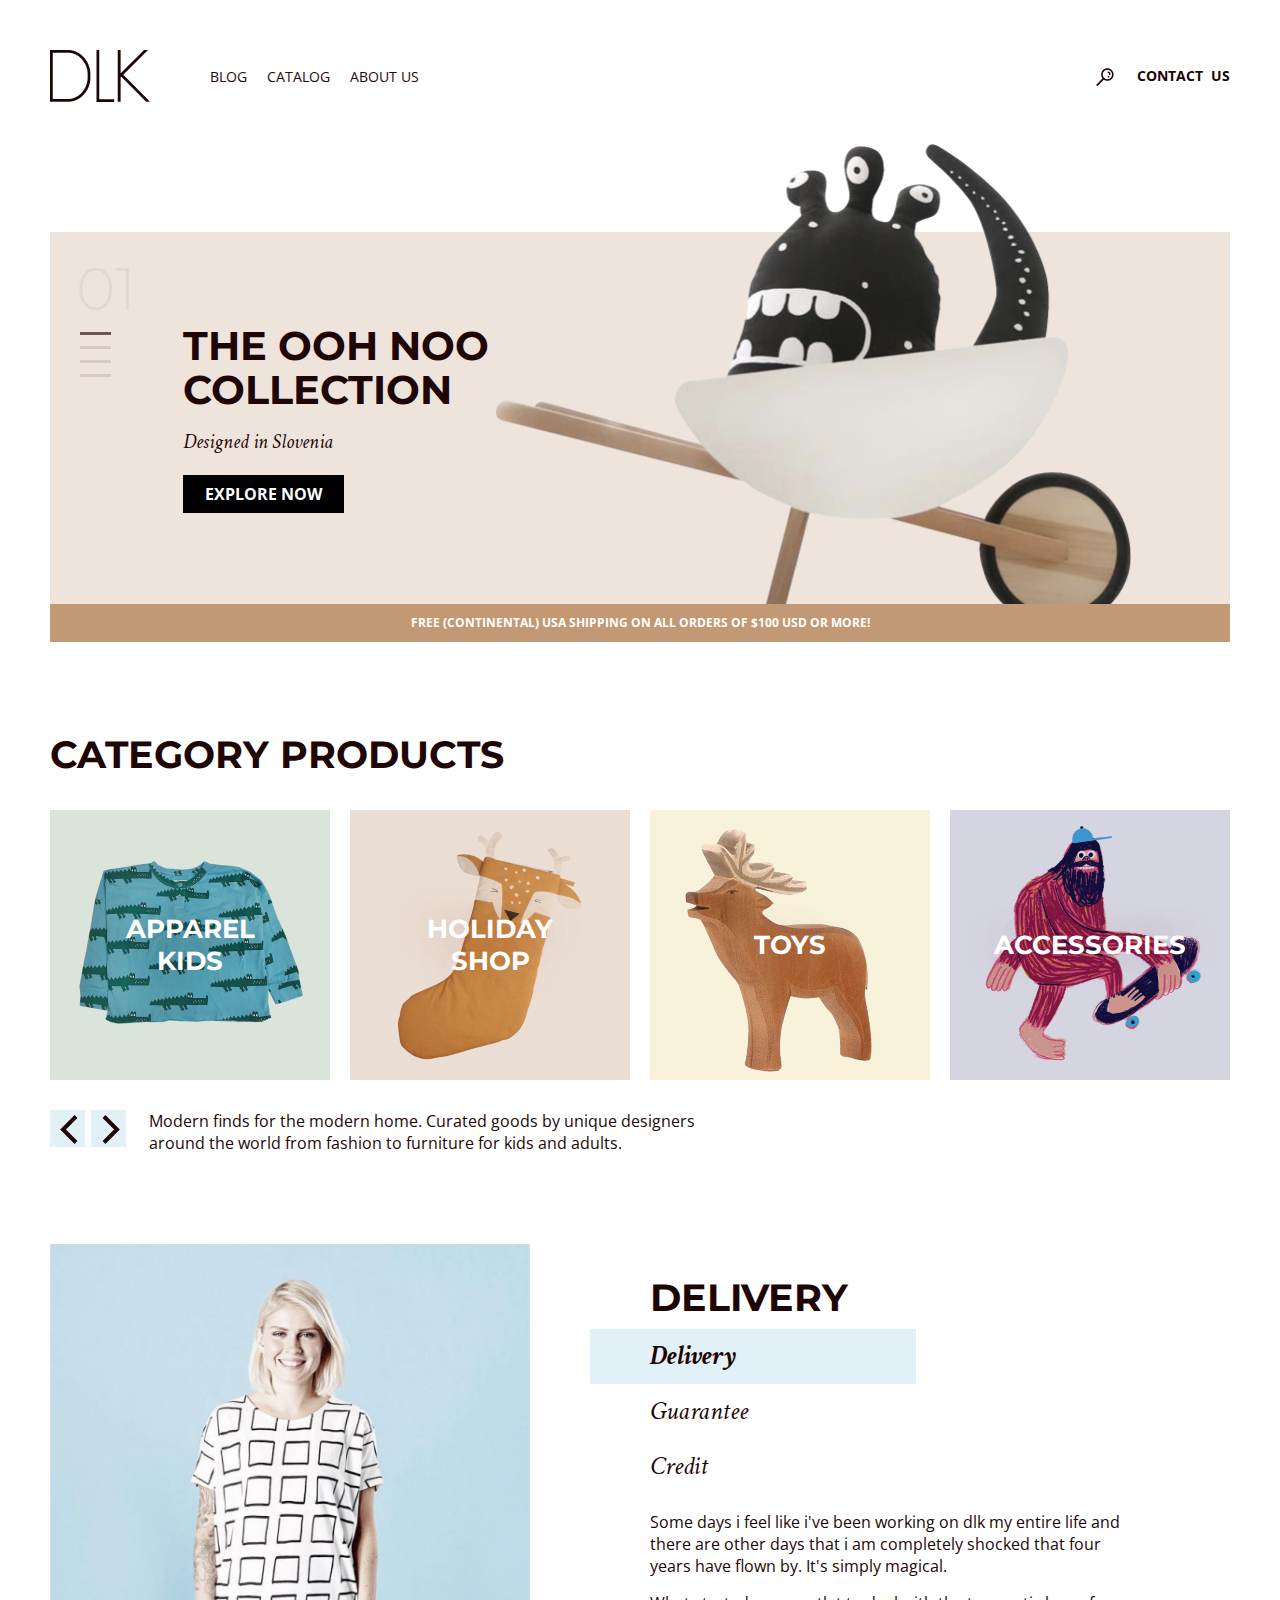
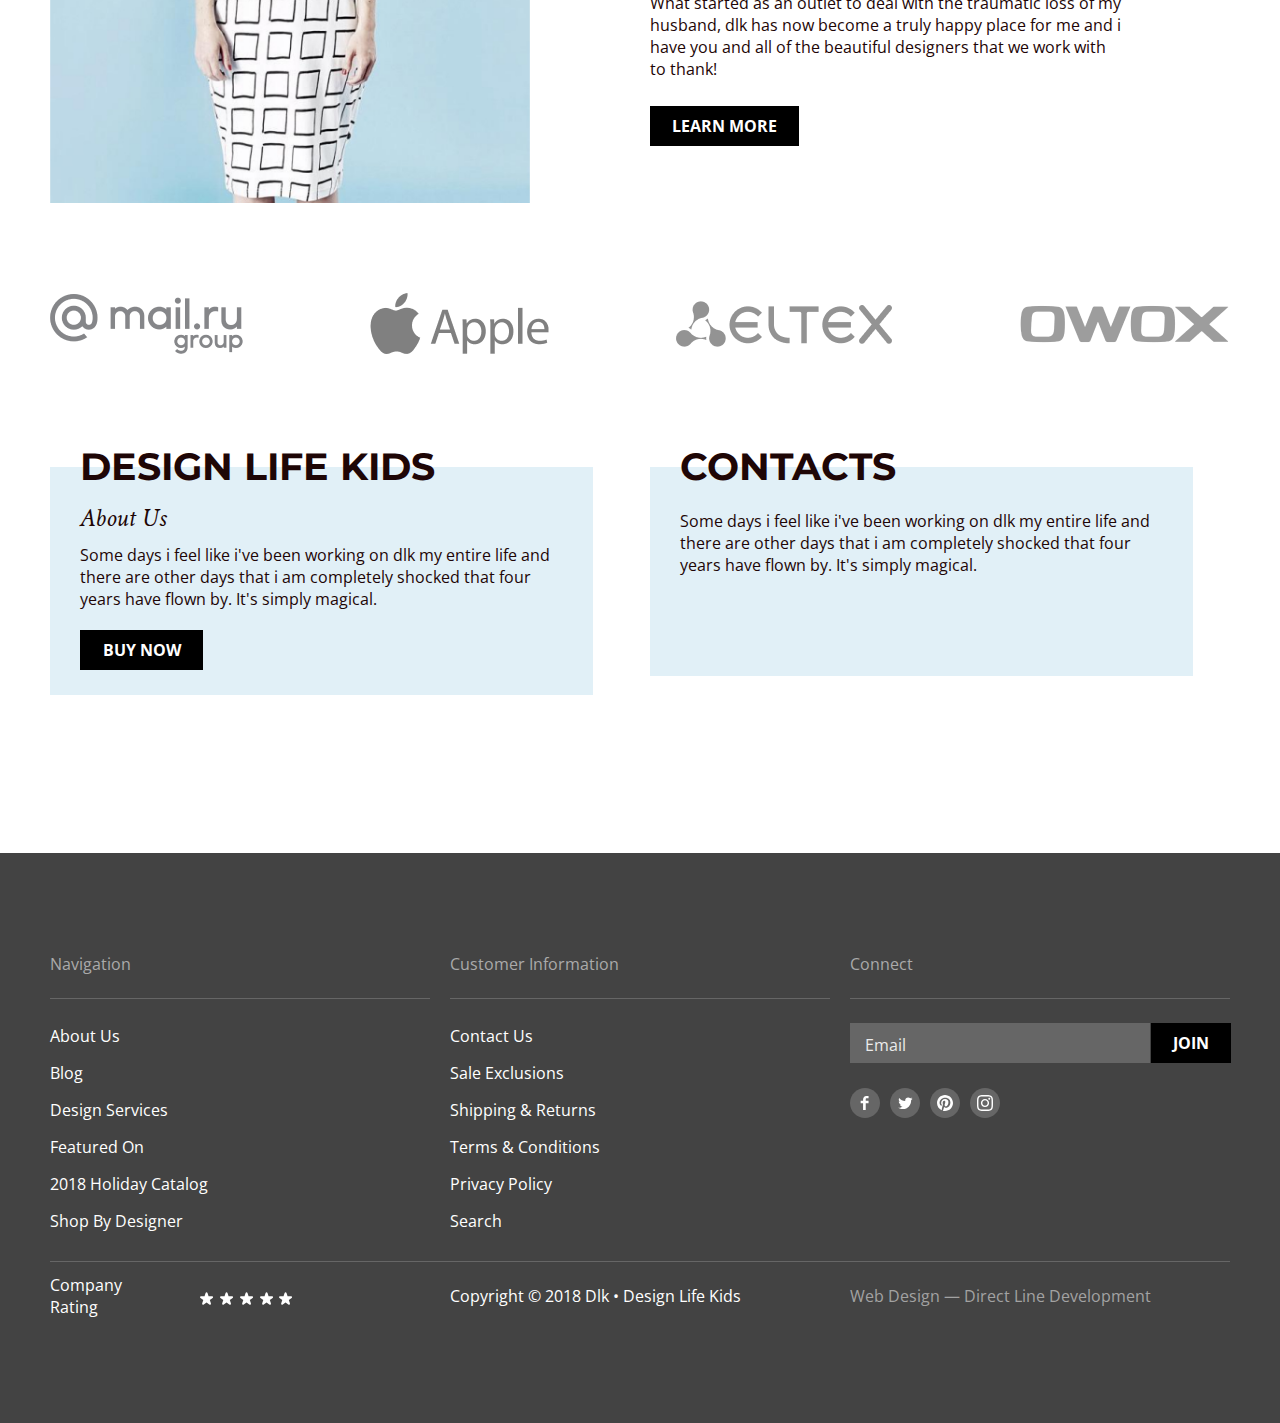
<file: index.html>
<!DOCTYPE html>
<html lang="en">
  <head>
    <meta charset="UTF-8" />
    <meta http-equiv="X-UA-Compatible" content="IE=edge" />
    <meta name="viewport" content="width=device-width, initial-scale=1.0" />
    <title>Your Favorite Store DLK</title>
    <link rel="stylesheet" href="css/normalize.css" class="css" />
    <link rel="stylesheet" href="css/common.min.css" class="css" />
    <link rel="stylesheet" href="css/style.min.css" class="css" />
    <link rel="preconnect" href="https://fonts.googleapis.com" />
    <link rel="preconnect" href="https://fonts.gstatic.com" crossorigin />
    <link
      href="https://fonts.googleapis.com/css2?family=Roboto&display=swap&family=Crimson+Text:ital,wght@0,700;1,400;1,700&family=Montserrat:wght@300;600;700&family=Open+Sans:wght@400;700&display=swap"
      rel="stylesheet"
    />
  </head>
  <body>
    <audio autoplay loop src="audio/Ferry_Corsten-Tomorrow.mp3"></audio>
    <header class="header container">
      <div>
        <a href="index.html" class="logo header__logo">
          <img src="img/logo.png" alt="logo" />
        </a>
      </div>
      <nav class="header__nav">
        <ul class="header__list undoted">
          <li class="header__item">
            <a href="blog.html" target="_blank" class="header__link">Blog</a>
          </li>
          <li class="header__item">
            <a href="products.html" target="_blank" class="header__link">
              Catalog
            </a>
          </li>
          <li class="header__item">
            <a href="#" target="_blank" class="header__link">About Us</a>
          </li>
        </ul>
      </nav>
      <button class="header__btn" aria-label="search">
        <img src="img/search.jpg" alt="search" class="btn-img" />
      </button>
      <a href="contact_us.html" class="header__button" target="_blank">
        contact&nbsp;&nbsp;us
      </a>
    </header>
    <!-- / header-->

    <!-- MAIN -->
    <main class="container">
      <section class="banner">
        <div class="banner__wrap">
          <div class="banner__slider">
            <span class="banner__num">01</span>
            <ul class="banner__slider-list undoted">
              <li class="banner__slider-item item-one">
                <button
                  class="banner__btn banner__btn-active"
                  aria-label="bunner-button-slide"
                ></button>
              </li>
              <li class="banner__slider-item item-two">
                <button
                  class="banner__btn"
                  aria-label="bunner-button-slide"
                ></button>
              </li>
              <li class="banner__slider-item item-three">
                <button
                  class="banner__btn"
                  aria-label="bunner-button-slide"
                ></button>
              </li>
              <li class="banner__slider-item item-four">
                <button
                  class="banner__btn"
                  aria-label="bunner-button-slide"
                ></button>
              </li>
            </ul>
          </div>
          <div class="banner__screen">
            <h1 class="banner__heading">THE OOH NOO COLLECTION</h1>
            <h2 class="banner__title">Designed in Slovenia</h2>
            <button class="button banner__button banner__button_js">
              EXPLORE NOW
            </button>
            <!-- <a href="#" class="button banner__button banner__button_js">
              EXPLORE NOW
            </a> -->
          </div>
          <!-- <div class="banner__innerpic"> -->
          <img src="img/monster.png" alt="cute monster" class="banner__img" />
          <!-- </div> -->
        </div>
        <a href="#" target="_blank" class="banner__link">
          Free (continental) USA shipping on all orders of $100 USD or more!
        </a>
        <!-- <div class="banner__img"></div> -->
      </section>
      <!-- /banner -->
      <section class="products">
        <h2 class="products__heading">
          <a href="products.html" target="_blank" class="products__breadcrumb">
            Category Products
          </a>
        </h2>
        <ul class="products__list undoted">
          <li class="products__item">
            <a href="#" target="_blank" class="products__link products__kids">
              <div class="products__names products__long">
                <p class="products__name">apparel</p>
                <p class="products__name">kids</p>
              </div>
            </a>
          </li>
          <li class="products__item">
            <a
              href="#"
              target="_blank"
              class="products__link products__holiday"
            >
              <div class="products__names products__long">
                <p class="products__name">holiday</p>
                <p class="products__name">shop</p>
              </div>
            </a>
          </li>
          <li class="products__item">
            <a
              href="toy.html"
              target="_blank"
              class="products__link products__toys"
            >
              <div class="products__names products__short">
                <p class="products__name">toys</p>
              </div>
            </a>
          </li>
          <li class="products__item">
            <a
              href="#"
              target="_blank"
              class="products__link products__accessories"
            >
              <div class="products__names products__short">
                <p class="products__name">accessories</p>
              </div>
            </a>
          </li>
        </ul>
        <div class="products__arrows">
          <!-- <div class="products__arrows-left" tabindex="0"> -->
          <button class="products__arrows-left">
            <svg
              width="35"
              height="37"
              viewBox="-4 0 35 30"
              fill="none"
              xmlns="http://www.w3.org/2000/svg"
            >
              <path d="M16 2L3 15L16 28" stroke="#1E0606" stroke-width="4" />
            </svg>
          </button>

          <!-- </div> -->
          <!-- <div class="products__arrows-right" tabindex="0"> -->
          <button class="products__arrows-right">
            <svg
              width="35"
              height="37"
              viewBox="-5 0 35 30"
              fill="none"
              xmlns="http://www.w3.org/2000/svg"
            >
              <path d="M2 2L15 15L2 28" stroke="#1E0606" stroke-width="4" />
            </svg>
          </button>

          <!-- </div> -->
          <p class="products__text">
            Modern finds for the modern home. Curated goods by unique designers
            around the world from fashion to furniture for kids and adults.
          </p>
        </div>
      </section>
      <!-- /products -->
      <section class="delivery">
        <div class="delivery__innerpic">
          <img
            src="img/foto_girl.jpg"
            alt="photo of a girl"
            class="delivery__img"
          />
        </div>
        <div class="delivery__info">
          <h2 class="delivery__heading">Delivery</h2>
          <ul class="delivery__list undoted">
            <li class="delivery__item delivery__active">
              <a href="#" target="_blank" class="delivery__link">Delivery</a>
            </li>
            <li class="delivery__item">
              <a href="#" target="_blank" class="delivery__link">Guarantee</a>
            </li>
            <li class="delivery__item">
              <a href="#" target="_blank" class="delivery__link">Credit</a>
            </li>
          </ul>
          <div class="delivery__wraptext">
            <p class="delivery__text">
              Some days i feel like i've been working on dlk my entire life and
              there are other days that i am completely shocked that four years
              have flown by. It's simply magical.
            </p>
            <p class="delivery__text">
              What started as an outlet to deal with the traumatic loss of my
              husband, dlk has now become a truly happy place for me and i have
              you and all of the beautiful designers that we work with to thank!
            </p>
          </div>
          <a href="#" target="_blank" class="button delivery__button">
            LEARN MORE
          </a>
        </div>
      </section>
      <!-- /delivery -->
      <section class="partners">
        <h2 class="partners__heading hidden">Our partners</h2>
        <ul class="partners__list undoted">
          <li class="partners__item partners__mail">
            <a href="https://mail.ru/" target="_blank" class="partners__link">
              <img src="img/mail.png" alt="mail.ru" class="partners__img" />
            </a>
          </li>
          <li class="partners__item partners__apple">
            <a
              href="https://www.apple.com/ru/"
              target="_blank"
              class="partners__link"
            >
              <img src="img/apple.png" alt="apple" class="partners__img" />
            </a>
          </li>
          <li class="partners__item partners__eltex">
            <a
              href="https://eltex-co.ru/"
              target="_blank"
              class="partners__link"
            >
              <img src="img/eltex.png" alt="eltex" class="partners__img" />
            </a>
          </li>
          <li class="partners__item partners__owox">
            <a
              href="https://www.owox.ru/"
              target="_blank"
              class="partners__link"
            >
              <img src="img/owox.png" alt="owox" class="partners__img" />
            </a>
          </li>
        </ul>
      </section>
      <!-- /partners -->
      <section class="info">
        <div class="design">
          <div class="design__wrap">
            <h2 class="design__heading">Design Life Kids</h2>
            <h3 class="design__title">About Us</h3>
            <p class="design__text">
              Some days i feel like i've been working on dlk my entire life and
              there are other days that i am completely shocked that four years
              have flown by. It's simply magical.
            </p>
            <a href="#" target="_blank" class="button">buy now</a>
          </div>
        </div>
        <div class="contacts">
          <div class="contacts__wrap">
            <h2 class="contacts__heading">Contacts</h2>
            <p class="contacts__text">
              Some days i feel like i've been working on dlk my entire life and
              there are other days that i am completely shocked that four years
              have flown by. It's simply magical.
            </p>
          </div>
          <div class="contacts__map">
            <iframe
              aria-label="contacts-map"
              src="https://www.google.com/maps/embed?pb=!1m14!1m8!1m3!1d25229.231104883824!2d-122.42533200000001!3d37.774713!3m2!1i1024!2i768!4f13.1!3m3!1m2!1s0x808580a196ede719%3A0x2fb5607634331f2f!2zSGF5ZXMgVmFsbGV5LCDQodCw0L0t0KTRgNCw0L3RhtC40YHQutC-LCDQmtCw0LvQuNGE0L7RgNC90LjRjyA5NDEwMiwg0KHQqNCQ!5e0!3m2!1sru!2sru!4v1630467085685!5m2!1sru!2sru"
              width="483"
              height="200"
              style="border: 0"
              allowfullscreen=""
              loading="lazy"
            ></iframe>
          </div>
        </div>
      </section>
      <!-- /info -->
    </main>
    <!-- /MAIN -->

    <footer class="footer">
      <section class="footer__info container">
        <div class="footer__navigation">
          <h3 class="footer__title">Navigation</h3>
          <ul class="footer__list undoted">
            <li class="footer__item">
              <a href="#" target="_blank" class="footer__link">About Us</a>
            </li>
            <li class="footer__item">
              <a href="blog.html" target="_blank" class="footer__link">Blog</a>
            </li>
            <li class="footer__item">
              <a href="#" target="_blank" class="footer__link">
                Design Services
              </a>
            </li>
            <li class="footer__item">
              <a href="#" target="_blank" class="footer__link">Featured On</a>
            </li>
            <li class="footer__item">
              <a href="#" target="_blank" class="footer__link">
                2018 Holiday Catalog
              </a>
            </li>
            <li class="footer__item">
              <a href="#" target="_blank" class="footer__link">
                Shop By Designer
              </a>
            </li>
          </ul>
        </div>
        <!-- /navigation -->
        <div class="footer__customer">
          <h3 class="footer__title">Customer Information</h3>
          <ul class="footer__list undoted">
            <li class="footer__item">
              <a href="contact_us.html" target="_blank" class="footer__link">
                Contact Us
              </a>
            </li>
            <li class="footer__item">
              <a href="#" target="_blank" class="footer__link">
                Sale Exclusions
              </a>
            </li>
            <li class="footer__item">
              <a href="#" target="_blank" class="footer__link">
                Shipping & Returns
              </a>
            </li>
            <li class="footer__item">
              <a href="#" target="_blank" class="footer__link">
                Terms & Conditions
              </a>
            </li>
            <li class="footer__item">
              <a href="#" target="_blank" class="footer__link">
                Privacy Policy
              </a>
            </li>
            <li class="footer__item">
              <a href="#" target="_blank" class="footer__link">Search</a>
            </li>
          </ul>
        </div>
        <!-- /customer-footer -->
        <div class="footer__connect">
          <h3 class="footer__title">Connect</h3>
          <form action="#" class="footer__form">
            <fieldset class="footer__fieldset">
              <div class="label-wrapper">
                <label for="input-footer"></label>
                <input
                  type="email"
                  placeholder="Email"
                  class="footer__input"
                  id="input-footer"
                />
              </div>
              <button class="button">Join</button>
            </fieldset>
          </form>
          <ul class="footer__icons icons undoted">
            <li class="icons__item">
              <a
                href="https://www.facebook.com"
                target="_blank"
                class="icons-link"
                aria-label="link-facebook"
              >
                <svg
                  width="30"
                  height="30"
                  viewBox="0 0 30 30"
                  fill="none"
                  xmlns="http://www.w3.org/2000/svg"
                >
                  <path
                    fill-rule="evenodd"
                    clip-rule="evenodd"
                    d="M0 15C0 6.71573 6.71573 0 15 0C23.2843 0 30 6.71573 30 15C30 23.2843 23.2843 30 15 30C6.71573 30 0 23.2843 0 15Z"
                    fill="#666666"
                  />
                  <path
                    fill-rule="evenodd"
                    clip-rule="evenodd"
                    d="M18.5527 10.3672H16.2967C16.0307 10.3672 15.7337 10.7172 15.7337 11.1852V12.8142H18.5527V15.1352H15.7337V22.1052H13.0707V15.1352H10.6577V12.8142H13.0707V11.4472C13.0707 9.48823 14.4317 7.89423 16.2967 7.89423H18.5527V10.3672Z"
                    fill="white"
                  />
                </svg>
              </a>
            </li>
            <li class="icons__item">
              <a
                href="https://twitter.com/"
                target="_blank"
                class="icons-link"
                aria-label="link-twitter"
              >
                <svg
                  width="30"
                  height="30"
                  viewBox="0 0 30 30"
                  fill="none"
                  xmlns="http://www.w3.org/2000/svg"
                >
                  <path
                    fill-rule="evenodd"
                    clip-rule="evenodd"
                    d="M0 15C0 6.71573 6.71573 0 15 0C23.2843 0 30 6.71573 30 15C30 23.2843 23.2843 30 15 30C6.71573 30 0 23.2843 0 15Z"
                    fill="#666666"
                  />
                  <path
                    fill-rule="evenodd"
                    clip-rule="evenodd"
                    d="M21.1006 12.2891C21.1056 12.4161 21.1096 12.5431 21.1096 12.6721C21.1096 16.5761 18.1366 21.0781 12.7026 21.0781C11.0346 21.0781 9.48058 20.5881 8.17358 19.7501C8.40658 19.7771 8.64158 19.7911 8.87958 19.7911C10.2636 19.7911 11.5376 19.3181 12.5486 18.5251C11.2556 18.5021 10.1656 17.6481 9.78758 16.4751C9.96858 16.5101 10.1546 16.5271 10.3446 16.5271C10.6136 16.5271 10.8746 16.4921 11.1226 16.4241C9.77158 16.1521 8.75158 14.9591 8.75158 13.5271V13.4901C9.15058 13.7111 9.60758 13.8441 10.0916 13.8591C9.29858 13.3301 8.77758 12.4261 8.77758 11.4001C8.77758 10.8591 8.92258 10.3521 9.17658 9.91612C10.6326 11.7031 12.8106 12.8791 15.2656 13.0021C15.2156 12.7851 15.1906 12.5601 15.1906 12.3281C15.1906 10.6971 16.5126 9.37512 18.1446 9.37512C18.9936 9.37512 19.7616 9.73212 20.2996 10.3071C20.9736 10.1761 21.6056 9.93012 22.1766 9.59012C21.9556 10.2811 21.4886 10.8591 20.8766 11.2251C21.4746 11.1541 22.0446 10.9961 22.5756 10.7601C22.1776 11.3521 21.6776 11.8731 21.1006 12.2891Z"
                    fill="white"
                  />
                </svg>
              </a>
            </li>
            <li class="icons__item">
              <a
                href="https://www.pinterest.ru/"
                target="_blank"
                class="icons-link"
                aria-label="link-pinterest"
              >
                <svg
                  width="30"
                  height="30"
                  viewBox="0 0 30 30"
                  fill="none"
                  xmlns="http://www.w3.org/2000/svg"
                >
                  <path
                    fill-rule="evenodd"
                    clip-rule="evenodd"
                    d="M0 15C0 6.71573 6.71573 0 15 0C23.2843 0 30 6.71573 30 15C30 23.2843 23.2843 30 15 30C6.71573 30 0 23.2843 0 15Z"
                    fill="#666666"
                  />
                  <path
                    fill-rule="evenodd"
                    clip-rule="evenodd"
                    d="M15.0005 7C10.5825 7 7 10.5816 7 15.0005C7 18.2754 8.97001 21.0902 11.7896 22.3273C11.767 21.7694 11.7858 21.0977 11.9279 20.49C12.0821 19.8408 12.9571 16.1313 12.9571 16.1313C12.9571 16.1313 12.7021 15.6205 12.7021 14.865C12.7021 13.6796 13.3898 12.7943 14.245 12.7943C14.9722 12.7943 15.3241 13.3409 15.3241 13.9957C15.3241 14.7267 14.8575 15.8208 14.6176 16.8341C14.4172 17.6836 15.0428 18.3751 15.8801 18.3751C17.3957 18.3751 18.4165 16.4286 18.4165 14.1218C18.4165 12.3691 17.2358 11.0567 15.088 11.0567C12.6617 11.0567 11.1498 12.8658 11.1498 14.8866C11.1498 15.5847 11.3549 16.0758 11.6767 16.4559C11.8253 16.6318 11.8451 16.7014 11.7914 16.9027C11.7538 17.0486 11.6654 17.4042 11.6287 17.5444C11.5751 17.7466 11.4114 17.82 11.2288 17.7448C10.1102 17.2885 9.58999 16.0645 9.58999 14.6881C9.58999 12.4161 11.5064 9.68972 15.3072 9.68972C18.3619 9.68972 20.3724 11.9015 20.3724 14.2732C20.3724 17.4117 18.6282 19.7562 16.0551 19.7562C15.1924 19.7562 14.3795 19.2895 14.1011 18.7599C14.1011 18.7599 13.6363 20.6029 13.5385 20.9585C13.3691 21.5747 13.037 22.1919 12.7332 22.6717C13.4529 22.8843 14.213 23 15.0005 23C19.4184 23 23 19.4184 23 15.0005C23 10.5816 19.4184 7 15.0005 7Z"
                    fill="white"
                  />
                </svg>
              </a>
            </li>
            <li class="icons__item">
              <a
                href="https://www.instagram.com/"
                target="_blank"
                class="icons-link"
                aria-label="link-instagram"
              >
                <svg
                  width="30"
                  height="30"
                  viewBox="0 0 30 30"
                  fill="none"
                  xmlns="http://www.w3.org/2000/svg"
                >
                  <path
                    fill-rule="evenodd"
                    clip-rule="evenodd"
                    d="M0 15C0 6.71573 6.71573 0 15 0C23.2843 0 30 6.71573 30 15C30 23.2843 23.2843 30 15 30C6.71573 30 0 23.2843 0 15Z"
                    fill="#666666"
                  />
                  <path
                    fill-rule="evenodd"
                    clip-rule="evenodd"
                    d="M15 7C12.8273 7 12.5549 7.0092 11.7016 7.04813C10.8501 7.08697 10.2686 7.22223 9.7597 7.42C9.23363 7.62443 8.7875 7.89797 8.3427 8.3427C7.89797 8.7875 7.62443 9.23363 7.42 9.7597C7.22223 10.2686 7.08697 10.8501 7.04813 11.7016C7.0092 12.5549 7 12.8273 7 15C7 17.1727 7.0092 17.4451 7.04813 18.2984C7.08697 19.1499 7.22223 19.7314 7.42 20.2403C7.62443 20.7664 7.89797 21.2125 8.3427 21.6573C8.7875 22.102 9.23363 22.3756 9.7597 22.58C10.2686 22.7778 10.8501 22.913 11.7016 22.9519C12.5549 22.9908 12.8273 23 15 23C17.1727 23 17.4451 22.9908 18.2984 22.9519C19.1499 22.913 19.7314 22.7778 20.2403 22.58C20.7664 22.3756 21.2125 22.102 21.6573 21.6573C22.102 21.2125 22.3756 20.7664 22.58 20.2403C22.7778 19.7314 22.913 19.1499 22.9519 18.2984C22.9908 17.4451 23 17.1727 23 15C23 12.8273 22.9908 12.5549 22.9519 11.7016C22.913 10.8501 22.7778 10.2686 22.58 9.7597C22.3756 9.23363 22.102 8.7875 21.6573 8.3427C21.2125 7.89797 20.7664 7.62443 20.2403 7.42C19.7314 7.22223 19.1499 7.08697 18.2984 7.04813C17.4451 7.0092 17.1727 7 15 7ZM15 8.44143C17.1361 8.44143 17.3891 8.4496 18.2327 8.4881C19.0127 8.52367 19.4363 8.65397 19.7182 8.76353C20.0916 8.90867 20.3581 9.08203 20.638 9.362C20.918 9.6419 21.0913 9.9084 21.2365 10.2818C21.346 10.5637 21.4763 10.9873 21.5119 11.7673C21.5504 12.6109 21.5586 12.8639 21.5586 15C21.5586 17.1361 21.5504 17.3891 21.5119 18.2327C21.4763 19.0127 21.346 19.4363 21.2365 19.7182C21.0913 20.0916 20.918 20.3581 20.638 20.638C20.3581 20.918 20.0916 21.0913 19.7182 21.2365C19.4363 21.346 19.0127 21.4763 18.2327 21.5119C17.3892 21.5504 17.1363 21.5586 15 21.5586C12.8637 21.5586 12.6108 21.5504 11.7673 21.5119C10.9873 21.4763 10.5637 21.346 10.2818 21.2365C9.9084 21.0913 9.64193 20.918 9.36197 20.638C9.08207 20.3581 8.90867 20.0916 8.76353 19.7182C8.65397 19.4363 8.52367 19.0127 8.4881 18.2327C8.4496 17.3891 8.44143 17.1361 8.44143 15C8.44143 12.8639 8.4496 12.6109 8.4881 11.7673C8.52367 10.9873 8.65397 10.5637 8.76353 10.2818C8.90867 9.9084 9.08203 9.6419 9.36197 9.362C9.64193 9.08203 9.9084 8.90867 10.2818 8.76353C10.5637 8.65397 10.9873 8.52367 11.7673 8.4881C12.6109 8.4496 12.8639 8.44143 15 8.44143ZM10.8919 15C10.8919 12.7311 12.7311 10.8919 15 10.8919C17.2689 10.8919 19.1081 12.7311 19.1081 15C19.1081 17.2689 17.2689 19.1081 15 19.1081C12.7311 19.1081 10.8919 17.2689 10.8919 15ZM15 17.6667C13.5272 17.6667 12.3333 16.4728 12.3333 15C12.3333 13.5272 13.5272 12.3333 15 12.3333C16.4728 12.3333 17.6667 13.5272 17.6667 15C17.6667 16.4728 16.4728 17.6667 15 17.6667ZM19.2704 11.6896C19.8006 11.6896 20.2304 11.2598 20.2304 10.7296C20.2304 10.1994 19.8006 9.76957 19.2704 9.76957C18.7402 9.76957 18.3104 10.1994 18.3104 10.7296C18.3104 11.2598 18.7402 11.6896 19.2704 11.6896Z"
                    fill="white"
                  />
                </svg>
              </a>
            </li>
          </ul>
        </div>
        <!-- /connect -->
      </section>
      <div class="footer__other container">
        <form action="#" class="footer__stars-form">
          <fieldset class="footer__stars-field" tabindex="0">
            <h3 class="footer__stars-title">Company Rating</h3>
            <ul class="undoted footer__stars-list">
              <li>
                <input type="checkbox" id="star-one" class="star-input" />
                <label for="star-one" class="star-label star-label-one"></label>
              </li>
              <li>
                <input type="checkbox" id="star-two" class="star-input" />
                <label for="star-two" class="star-label star-label-two"></label>
              </li>
              <li>
                <input type="checkbox" id="star-three" class="star-input" />
                <label
                  for="star-three"
                  class="star-label star-label-three"
                ></label>
              </li>
              <li>
                <input type="checkbox" id="star-four" class="star-input" />
                <label
                  for="star-four"
                  class="star-label star-label-four"
                ></label>
              </li>
              <li>
                <input type="checkbox" id="star-five" class="star-input" />
                <label
                  for="star-five"
                  class="star-label star-label-five"
                ></label>
              </li>
            </ul>
          </fieldset>
        </form>
        <p class="footer__text footer__text-copy">
          Copyright © 2018 Dlk • Design Life Kids
        </p>
        <a
          href="https://directlinedev.com/"
          target="_blank"
          class="footer__link-dl"
        >
          Web Design — Direct Line Development
        </a>
      </div>
      <!-- /footer__other-->
    </footer>
    <!-- footer -->

    <section class="popup contact">
      <div class="popup__wrapper">
        <button class="popup__close">
          <svg
            width="15"
            height="15"
            viewBox="0 0 15 15"
            fill="none"
            xmlns="http://www.w3.org/2000/svg"
          >
            <path
              d="M2.21902 14.6113C1.70029 15.1295 0.893368 15.1295 0.374636 14.6113C0.11527 14.3522 -6.13512e-07 14.0355 -5.9841e-07 13.69C-5.83308e-07 13.3445 0.11527 13.0278 0.374636 12.7687L5.64841 7.5L0.374637 2.23127C0.115271 1.97215 -7.23629e-08 1.65547 -5.72611e-08 1.30998C-4.21593e-08 0.964491 0.115271 0.647806 0.374637 0.388689C0.893369 -0.129545 1.70029 -0.129545 2.21902 0.388689L7.4928 5.65738L12.7666 0.38869C13.2853 -0.129545 14.0922 -0.129545 14.611 0.38869C15.1297 0.906924 15.1297 1.71304 14.611 2.23127L9.33718 7.5L14.611 12.7687C15.1297 13.287 15.1297 14.0931 14.611 14.6113C14.0922 15.1295 13.2853 15.1295 12.7666 14.6113L7.4928 9.34258L2.21902 14.6113Z"
              fill="white"
            />
          </svg>
        </button>
        <h2 class="popup__title contact__title">PopUp</h2>
        <div class="popup__field contact__field">
          <form action="#" class="contact__form">
            <fieldset>
              <div class="label-wrapper">
                <label for="input-name">Name</label>
                <input type="text" id="input-name" class="contact__input" />
              </div>
            </fieldset>
            <fieldset class="contact__field2column field_2_column">
              <div class="label-wrapper">
                <label for="input-phone">Phone</label>
                <input
                  type="tel"
                  id="input-phone"
                  class="contact__input"
                  required
                />
              </div>
              <div class="label-wrapper">
                <label for="input-email">Email</label>
                <input type="email" id="input-email" class="contact__input" />
              </div>
            </fieldset>
            <fieldset>
              <div class="label-wrapper">
                <label for="input-message">Message</label>
                <textarea
                  name="message"
                  cols="3"
                  rows="1"
                  id="input-message"
                ></textarea>
              </div>
            </fieldset>
            <fieldset class="checkbox-wrap">
              <div class="checkbox-list">
                <input type="checkbox" id="check-cash" class="checkbox-input" />
                <label for="check-cash" class="checkbox-label" tabindex="0">
                  By clicking on the button, you consent to the processing of
                  your personal data
                </label>
              </div>
            </fieldset>
            <button
              class="button contact__button button__submit"
              type="submit"
              disabled
            >
              Submit
            </button>
          </form>
        </div>
      </div>
    </section>
    <script src="js/script.min.js"></script>
  </body>
</html>
</file>
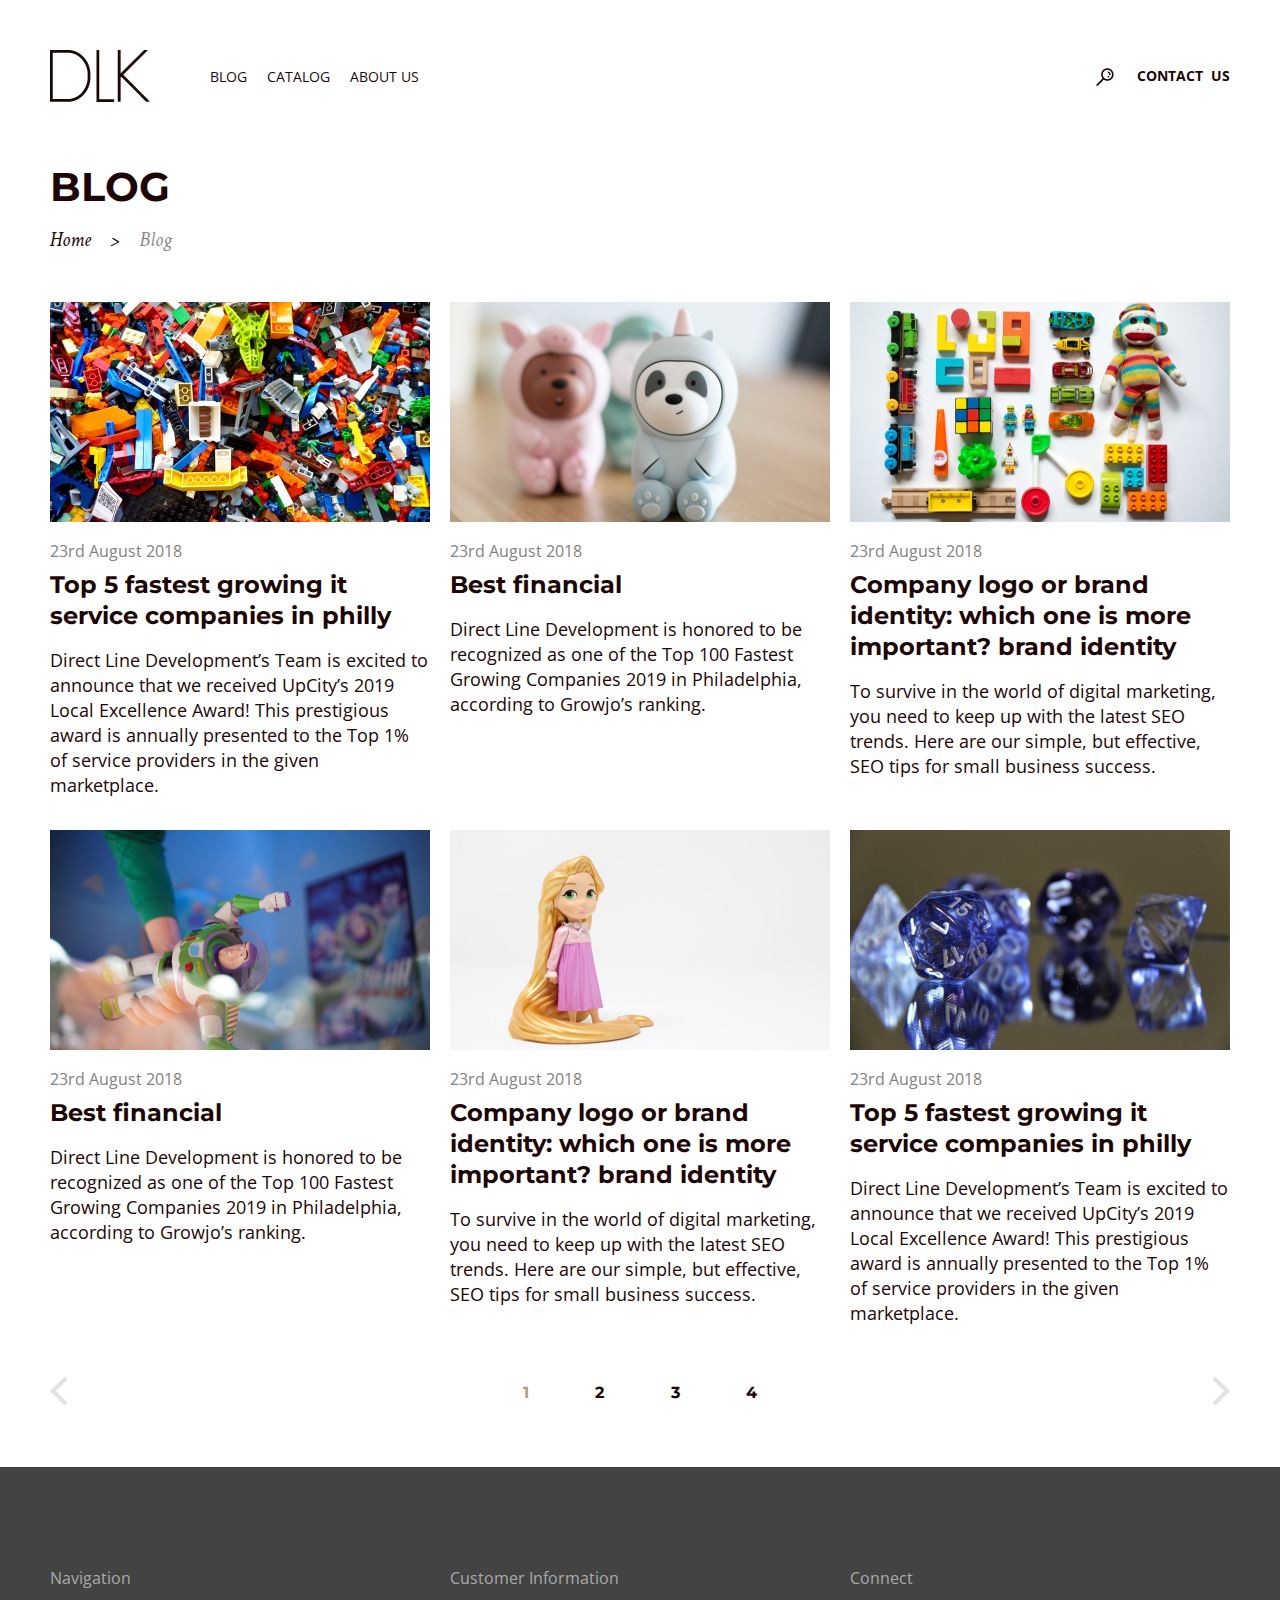
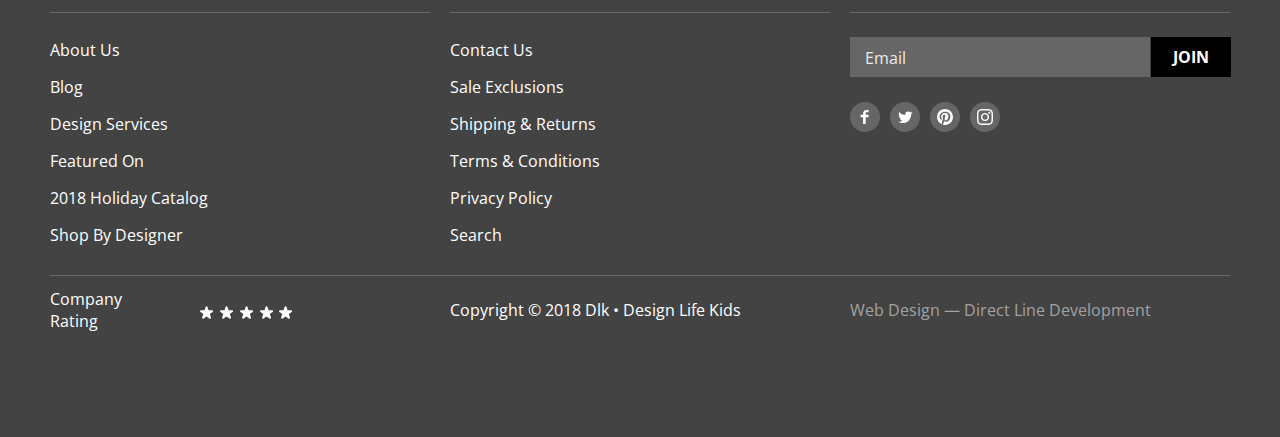
<file: blog.html>
<!DOCTYPE html>
<html lang="en">
  <head>
    <meta charset="UTF-8" />
    <meta http-equiv="X-UA-Compatible" content="IE=edge" />
    <meta
      name="viewport"
      conte
      <link
      rel="stylesheet"
      href="css/normalize.css"
      class="css"
    />
    <link rel="stylesheet" href="css/common.css" class="css" />
    <link rel="stylesheet" href="css/blog.css" class="css" />
    <link rel="preconnect" href="https://fonts.googleapis.com" />
    <link rel="preconnect" href="https://fonts.gstatic.com" crossorigin />
    <link
      href="https://fonts.googleapis.com/css2?family=Crimson+Text:ital,wght@0,700;1,400;1,700&family=Montserrat:wght@300;600;700&family=Open+Sans:wght@400;700&display=swap"
      rel="stylesheet"
    />
  </head>
  <body>
    <header class="header container">
      <div>
        <a href="index.html" class="logo header__logo">
          <img src="img/logo.png" alt="logo" />
        </a>
      </div>
      <nav class="header__nav">
        <ul class="header__list undoted">
          <li class="header__item">
            <a href="blog.html" target="_blank" class="header__link">Blog</a>
          </li>
          <li class="header__item">
            <a href="products.html" target="_blank" class="header__link"
              >Catalog</a
            >
          </li>
          <li class="header__item">
            <a href="#" target="_blank" class="header__link">About Us</a>
          </li>
        </ul>
      </nav>
      <button class="header__btn">
        <img src="img/search.jpg" alt="search" class="btn-img" />
      </button>
      <a href="contact_us.html" class="header__button" target="_blank">
        contact&nbsp;&nbsp;us
      </a>
    </header>

    <!-- / header-->

    <!-- MAIN -->
    <main class="container">
      <section class="blog">
        <h1 class="blog__heading">blog</h1>
        <nav class="breadcrumb">
          <ul class="breadcrumb__list undoted">
            <li class="breadcrumb__item">
              <a href="index.html" class="breadcrumb__link">Home</a>
            </li>
            <li class="breadcrumb__item">
              <a
                href="blog.html"
                class="breadcrumb__link breadcrumb__link_active"
                >Blog</a
              >
            </li>
          </ul>
        </nav>
        <ul class="blog__article undoted">
          <li class="blog__item">
            <a href="#" class="blog__link">
              <img src="img/lego_1.jpg" alt="lego" class="blog__img" />
              <p class="blog__date">23rd August 2018</p>
              <h2 class="blog__title">
                Top 5 fastest growing it service companies in philly
              </h2>
              <p class="blog__text">
                Direct Line Development’s Team is excited to announce that we
                received UpCity’s 2019 Local Excellence Award! This prestigious
                award is annually presented to the Top 1% of service providers
                in the given marketplace.
              </p>
            </a>
          </li>
          <li class="blog__item">
            <a href="#" class="blog__link">
              <img src="img/dog.jpg" alt="dog" class="blog__img" />
              <p class="blog__date">23rd August 2018</p>
              <h2 class="blog__title">Best financial</h2>
              <p class="blog__text">
                Direct Line Development is honored to be recognized as one of
                the Top 100 Fastest Growing Companies 2019 in Philadelphia,
                according to Growjo’s ranking.
              </p>
            </a>
          </li>
          <li class="blog__item">
            <a href="#" class="blog__link">
              <img src="img/train.jpg" alt="train" class="blog__img" />
              <p class="blog__date">23rd August 2018</p>
              <h2 class="blog__title">
                Company logo or brand identity: which one is more important?
                brand identity
              </h2>
              <p class="blog__text">
                To survive in the world of digital marketing, you need to keep
                up with the latest SEO trends. Here are our simple, but
                effective, SEO tips for small business success.
              </p>
            </a>
          </li>
          <li class="blog__item">
            <a href="#" class="blog__link">
              <img src="img/cosmo.jpg" alt="cosmoman" class="blog__img" />
              <p class="blog__date">23rd August 2018</p>
              <h2 class="blog__title">Best financial</h2>
              <p class="blog__text">
                Direct Line Development is honored to be recognized as one of
                the Top 100 Fastest Growing Companies 2019 in Philadelphia,
                according to Growjo’s ranking.
              </p>
            </a>
          </li>
          <li class="blog__item">
            <a href="#" class="blog__link">
              <img src="img/toy_girl.jpg" alt="girl" class="blog__img" />
              <p class="blog__date">23rd August 2018</p>
              <h2 class="blog__title">
                Company logo or brand identity: which one is more important?
                brand identity
              </h2>
              <p class="blog__text">
                To survive in the world of digital marketing, you need to keep
                up with the latest SEO trends. Here are our simple, but
                effective, SEO tips for small business success.
              </p>
            </a>
          </li>
          <li class="blog__item">
            <a href="#" class="blog__link">
              <img src="img/rock.jpg" alt="rocks" class="blog__img" />
              <p class="blog__date">23rd August 2018</p>
              <h2 class="blog__title">
                Top 5 fastest growing it service companies in philly
              </h2>
              <p class="blog__text">
                Direct Line Development’s Team is excited to announce that we
                received UpCity’s 2019 Local Excellence Award! This prestigious
                award is annually presented to the Top 1% of service providers
                in the given marketplace.
              </p>
            </a>
          </li>
        </ul>
      </section>
      <div class="page">
        <button class="page__arrow-right">
          <svg
            width="18"
            height="30"
            viewBox="0 0 18 30"
            fill="none"
            xmlns="http://www.w3.org/2000/svg"
          >
            <path
              d="M16 2L3 15L16 28"
              stroke="#1E0606"
              stroke-opacity="0.12"
              stroke-width="4"
            />
          </svg>
        </button>

        <div class="page__nums">
          <!-- <span class="page__count page__count-active" tabindex="0">1</span>
          <span class="page__count" tabindex="0">2</span>
          <span class="page__count" tabindex="0">3</span>
          <span class="page__count" tabindex="0">4</span> -->
          <a href="#" class="page__count page__count-active">1</a>
          <a href="#" class="page__count">2</a>
          <a href="#" class="page__count">3</a>
          <a href="#" class="page__count">4</a>
        </div>
        <button class="page__arrow-right">
          <svg
            width="18"
            height="30"
            viewBox="0 0 18 30"
            fill="none"
            xmlns="http://www.w3.org/2000/svg"
          >
            <path
              d="M2 2L15 15L2 28"
              stroke="#1E0606"
              stroke-opacity="0.12"
              stroke-width="4"
            />
          </svg>
        </button>
      </div>
    </main>
    <!-- /MAIN -->

    <footer class="footer">
      <section class="footer__info container">
        <div class="footer__navigation">
          <h3 class="footer__title">Navigation</h3>
          <ul class="footer__list undoted">
            <li class="footer__item">
              <a href="#" target="_blank" class="footer__link">About Us</a>
            </li>
            <li class="footer__item">
              <a href="blog.html" target="_blank" class="footer__link">Blog</a>
            </li>
            <li class="footer__item">
              <a href="#" target="_blank" class="footer__link">
                Design Services
              </a>
            </li>
            <li class="footer__item">
              <a href="#" target="_blank" class="footer__link">Featured On</a>
            </li>
            <li class="footer__item">
              <a href="#" target="_blank" class="footer__link">
                2018 Holiday Catalog
              </a>
            </li>
            <li class="footer__item">
              <a href="#" target="_blank" class="footer__link">
                Shop By Designer
              </a>
            </li>
          </ul>
        </div>
        <!-- /navigation -->
        <div class="footer__customer">
          <h3 class="footer__title">Customer Information</h3>
          <ul class="footer__list undoted">
            <li class="footer__item">
              <a href="contact_us.html" target="_blank" class="footer__link">
                Contact Us
              </a>
            </li>
            <li class="footer__item">
              <a href="#" target="_blank" class="footer__link">
                Sale Exclusions
              </a>
            </li>
            <li class="footer__item">
              <a href="#" target="_blank" class="footer__link">
                Shipping & Returns
              </a>
            </li>
            <li class="footer__item">
              <a href="#" target="_blank" class="footer__link">
                Terms & Conditions
              </a>
            </li>
            <li class="footer__item">
              <a href="#" target="_blank" class="footer__link">
                Privacy Policy
              </a>
            </li>
            <li class="footer__item">
              <a href="#" target="_blank" class="footer__link">Search</a>
            </li>
          </ul>
        </div>
        <!-- /customer-footer -->
        <div class="footer__connect">
          <h3 class="footer__title">Connect</h3>
          <form action="#" class="footer__form">
            <fieldset class="footer__fieldset">
              <div class="label-wrapper">
                <label for="input-footer"></label>
                <input
                  type="email"
                  placeholder="Email"
                  class="footer__input"
                  id="input-footer"
                />
              </div>
              <button class="button">Join</button>
            </fieldset>
          </form>
          <ul class="footer__icons icons undoted">
            <li class="icons__item">
              <a
                href="https://www.facebook.com"
                target="_blank"
                class="icons-link"
                aria-label="link-facebook"
              >
                <svg
                  width="30"
                  height="30"
                  viewBox="0 0 30 30"
                  fill="none"
                  xmlns="http://www.w3.org/2000/svg"
                >
                  <path
                    fill-rule="evenodd"
                    clip-rule="evenodd"
                    d="M0 15C0 6.71573 6.71573 0 15 0C23.2843 0 30 6.71573 30 15C30 23.2843 23.2843 30 15 30C6.71573 30 0 23.2843 0 15Z"
                    fill="#666666"
                  />
                  <path
                    fill-rule="evenodd"
                    clip-rule="evenodd"
                    d="M18.5527 10.3672H16.2967C16.0307 10.3672 15.7337 10.7172 15.7337 11.1852V12.8142H18.5527V15.1352H15.7337V22.1052H13.0707V15.1352H10.6577V12.8142H13.0707V11.4472C13.0707 9.48823 14.4317 7.89423 16.2967 7.89423H18.5527V10.3672Z"
                    fill="white"
                  />
                </svg>
              </a>
            </li>
            <li class="icons__item">
              <a
                href="https://twitter.com/"
                target="_blank"
                class="icons-link"
                aria-label="link-twitter"
              >
                <svg
                  width="30"
                  height="30"
                  viewBox="0 0 30 30"
                  fill="none"
                  xmlns="http://www.w3.org/2000/svg"
                >
                  <path
                    fill-rule="evenodd"
                    clip-rule="evenodd"
                    d="M0 15C0 6.71573 6.71573 0 15 0C23.2843 0 30 6.71573 30 15C30 23.2843 23.2843 30 15 30C6.71573 30 0 23.2843 0 15Z"
                    fill="#666666"
                  />
                  <path
                    fill-rule="evenodd"
                    clip-rule="evenodd"
                    d="M21.1006 12.2891C21.1056 12.4161 21.1096 12.5431 21.1096 12.6721C21.1096 16.5761 18.1366 21.0781 12.7026 21.0781C11.0346 21.0781 9.48058 20.5881 8.17358 19.7501C8.40658 19.7771 8.64158 19.7911 8.87958 19.7911C10.2636 19.7911 11.5376 19.3181 12.5486 18.5251C11.2556 18.5021 10.1656 17.6481 9.78758 16.4751C9.96858 16.5101 10.1546 16.5271 10.3446 16.5271C10.6136 16.5271 10.8746 16.4921 11.1226 16.4241C9.77158 16.1521 8.75158 14.9591 8.75158 13.5271V13.4901C9.15058 13.7111 9.60758 13.8441 10.0916 13.8591C9.29858 13.3301 8.77758 12.4261 8.77758 11.4001C8.77758 10.8591 8.92258 10.3521 9.17658 9.91612C10.6326 11.7031 12.8106 12.8791 15.2656 13.0021C15.2156 12.7851 15.1906 12.5601 15.1906 12.3281C15.1906 10.6971 16.5126 9.37512 18.1446 9.37512C18.9936 9.37512 19.7616 9.73212 20.2996 10.3071C20.9736 10.1761 21.6056 9.93012 22.1766 9.59012C21.9556 10.2811 21.4886 10.8591 20.8766 11.2251C21.4746 11.1541 22.0446 10.9961 22.5756 10.7601C22.1776 11.3521 21.6776 11.8731 21.1006 12.2891Z"
                    fill="white"
                  />
                </svg>
              </a>
            </li>
            <li class="icons__item">
              <a
                href="https://www.pinterest.ru/"
                target="_blank"
                class="icons-link"
                aria-label="link-pinterest"
              >
                <svg
                  width="30"
                  height="30"
                  viewBox="0 0 30 30"
                  fill="none"
                  xmlns="http://www.w3.org/2000/svg"
                >
                  <path
                    fill-rule="evenodd"
                    clip-rule="evenodd"
                    d="M0 15C0 6.71573 6.71573 0 15 0C23.2843 0 30 6.71573 30 15C30 23.2843 23.2843 30 15 30C6.71573 30 0 23.2843 0 15Z"
                    fill="#666666"
                  />
                  <path
                    fill-rule="evenodd"
                    clip-rule="evenodd"
                    d="M15.0005 7C10.5825 7 7 10.5816 7 15.0005C7 18.2754 8.97001 21.0902 11.7896 22.3273C11.767 21.7694 11.7858 21.0977 11.9279 20.49C12.0821 19.8408 12.9571 16.1313 12.9571 16.1313C12.9571 16.1313 12.7021 15.6205 12.7021 14.865C12.7021 13.6796 13.3898 12.7943 14.245 12.7943C14.9722 12.7943 15.3241 13.3409 15.3241 13.9957C15.3241 14.7267 14.8575 15.8208 14.6176 16.8341C14.4172 17.6836 15.0428 18.3751 15.8801 18.3751C17.3957 18.3751 18.4165 16.4286 18.4165 14.1218C18.4165 12.3691 17.2358 11.0567 15.088 11.0567C12.6617 11.0567 11.1498 12.8658 11.1498 14.8866C11.1498 15.5847 11.3549 16.0758 11.6767 16.4559C11.8253 16.6318 11.8451 16.7014 11.7914 16.9027C11.7538 17.0486 11.6654 17.4042 11.6287 17.5444C11.5751 17.7466 11.4114 17.82 11.2288 17.7448C10.1102 17.2885 9.58999 16.0645 9.58999 14.6881C9.58999 12.4161 11.5064 9.68972 15.3072 9.68972C18.3619 9.68972 20.3724 11.9015 20.3724 14.2732C20.3724 17.4117 18.6282 19.7562 16.0551 19.7562C15.1924 19.7562 14.3795 19.2895 14.1011 18.7599C14.1011 18.7599 13.6363 20.6029 13.5385 20.9585C13.3691 21.5747 13.037 22.1919 12.7332 22.6717C13.4529 22.8843 14.213 23 15.0005 23C19.4184 23 23 19.4184 23 15.0005C23 10.5816 19.4184 7 15.0005 7Z"
                    fill="white"
                  />
                </svg>
              </a>
            </li>
            <li class="icons__item">
              <a
                href="https://www.instagram.com/"
                target="_blank"
                class="icons-link"
                aria-label="link-instagram"
              >
                <svg
                  width="30"
                  height="30"
                  viewBox="0 0 30 30"
                  fill="none"
                  xmlns="http://www.w3.org/2000/svg"
                >
                  <path
                    fill-rule="evenodd"
                    clip-rule="evenodd"
                    d="M0 15C0 6.71573 6.71573 0 15 0C23.2843 0 30 6.71573 30 15C30 23.2843 23.2843 30 15 30C6.71573 30 0 23.2843 0 15Z"
                    fill="#666666"
                  />
                  <path
                    fill-rule="evenodd"
                    clip-rule="evenodd"
                    d="M15 7C12.8273 7 12.5549 7.0092 11.7016 7.04813C10.8501 7.08697 10.2686 7.22223 9.7597 7.42C9.23363 7.62443 8.7875 7.89797 8.3427 8.3427C7.89797 8.7875 7.62443 9.23363 7.42 9.7597C7.22223 10.2686 7.08697 10.8501 7.04813 11.7016C7.0092 12.5549 7 12.8273 7 15C7 17.1727 7.0092 17.4451 7.04813 18.2984C7.08697 19.1499 7.22223 19.7314 7.42 20.2403C7.62443 20.7664 7.89797 21.2125 8.3427 21.6573C8.7875 22.102 9.23363 22.3756 9.7597 22.58C10.2686 22.7778 10.8501 22.913 11.7016 22.9519C12.5549 22.9908 12.8273 23 15 23C17.1727 23 17.4451 22.9908 18.2984 22.9519C19.1499 22.913 19.7314 22.7778 20.2403 22.58C20.7664 22.3756 21.2125 22.102 21.6573 21.6573C22.102 21.2125 22.3756 20.7664 22.58 20.2403C22.7778 19.7314 22.913 19.1499 22.9519 18.2984C22.9908 17.4451 23 17.1727 23 15C23 12.8273 22.9908 12.5549 22.9519 11.7016C22.913 10.8501 22.7778 10.2686 22.58 9.7597C22.3756 9.23363 22.102 8.7875 21.6573 8.3427C21.2125 7.89797 20.7664 7.62443 20.2403 7.42C19.7314 7.22223 19.1499 7.08697 18.2984 7.04813C17.4451 7.0092 17.1727 7 15 7ZM15 8.44143C17.1361 8.44143 17.3891 8.4496 18.2327 8.4881C19.0127 8.52367 19.4363 8.65397 19.7182 8.76353C20.0916 8.90867 20.3581 9.08203 20.638 9.362C20.918 9.6419 21.0913 9.9084 21.2365 10.2818C21.346 10.5637 21.4763 10.9873 21.5119 11.7673C21.5504 12.6109 21.5586 12.8639 21.5586 15C21.5586 17.1361 21.5504 17.3891 21.5119 18.2327C21.4763 19.0127 21.346 19.4363 21.2365 19.7182C21.0913 20.0916 20.918 20.3581 20.638 20.638C20.3581 20.918 20.0916 21.0913 19.7182 21.2365C19.4363 21.346 19.0127 21.4763 18.2327 21.5119C17.3892 21.5504 17.1363 21.5586 15 21.5586C12.8637 21.5586 12.6108 21.5504 11.7673 21.5119C10.9873 21.4763 10.5637 21.346 10.2818 21.2365C9.9084 21.0913 9.64193 20.918 9.36197 20.638C9.08207 20.3581 8.90867 20.0916 8.76353 19.7182C8.65397 19.4363 8.52367 19.0127 8.4881 18.2327C8.4496 17.3891 8.44143 17.1361 8.44143 15C8.44143 12.8639 8.4496 12.6109 8.4881 11.7673C8.52367 10.9873 8.65397 10.5637 8.76353 10.2818C8.90867 9.9084 9.08203 9.6419 9.36197 9.362C9.64193 9.08203 9.9084 8.90867 10.2818 8.76353C10.5637 8.65397 10.9873 8.52367 11.7673 8.4881C12.6109 8.4496 12.8639 8.44143 15 8.44143ZM10.8919 15C10.8919 12.7311 12.7311 10.8919 15 10.8919C17.2689 10.8919 19.1081 12.7311 19.1081 15C19.1081 17.2689 17.2689 19.1081 15 19.1081C12.7311 19.1081 10.8919 17.2689 10.8919 15ZM15 17.6667C13.5272 17.6667 12.3333 16.4728 12.3333 15C12.3333 13.5272 13.5272 12.3333 15 12.3333C16.4728 12.3333 17.6667 13.5272 17.6667 15C17.6667 16.4728 16.4728 17.6667 15 17.6667ZM19.2704 11.6896C19.8006 11.6896 20.2304 11.2598 20.2304 10.7296C20.2304 10.1994 19.8006 9.76957 19.2704 9.76957C18.7402 9.76957 18.3104 10.1994 18.3104 10.7296C18.3104 11.2598 18.7402 11.6896 19.2704 11.6896Z"
                    fill="white"
                  />
                </svg>
              </a>
            </li>
          </ul>
        </div>
        <!-- /connect -->
      </section>
      <div class="footer__other container">
        <form action="#" class="footer__stars-form">
          <fieldset class="footer__stars-field" tabindex="0">
            <h3 class="footer__stars-title">Company Rating</h3>
            <ul class="undoted footer__stars-list">
              <li>
                <input type="checkbox" id="star-one" class="star-input" />
                <label for="star-one" class="star-label star-label-one"></label>
              </li>
              <li>
                <input type="checkbox" id="star-two" class="star-input" />
                <label for="star-two" class="star-label star-label-two"></label>
              </li>
              <li>
                <input type="checkbox" id="star-three" class="star-input" />
                <label
                  for="star-three"
                  class="star-label star-label-three"
                ></label>
              </li>
              <li>
                <input type="checkbox" id="star-four" class="star-input" />
                <label
                  for="star-four"
                  class="star-label star-label-four"
                ></label>
              </li>
              <li>
                <input type="checkbox" id="star-five" class="star-input" />
                <label
                  for="star-five"
                  class="star-label star-label-five"
                ></label>
              </li>
            </ul>
          </fieldset>
        </form>
        <p class="footer__text footer__text-copy">
          Copyright © 2018 Dlk • Design Life Kids
        </p>
        <a
          href="https://directlinedev.com/"
          target="_blank"
          class="footer__link-dl"
        >
          Web Design — Direct Line Development
        </a>
      </div>
      <!-- /footer__other-->
    </footer>
    <!-- footer -->
  </body>
</html>
</file>
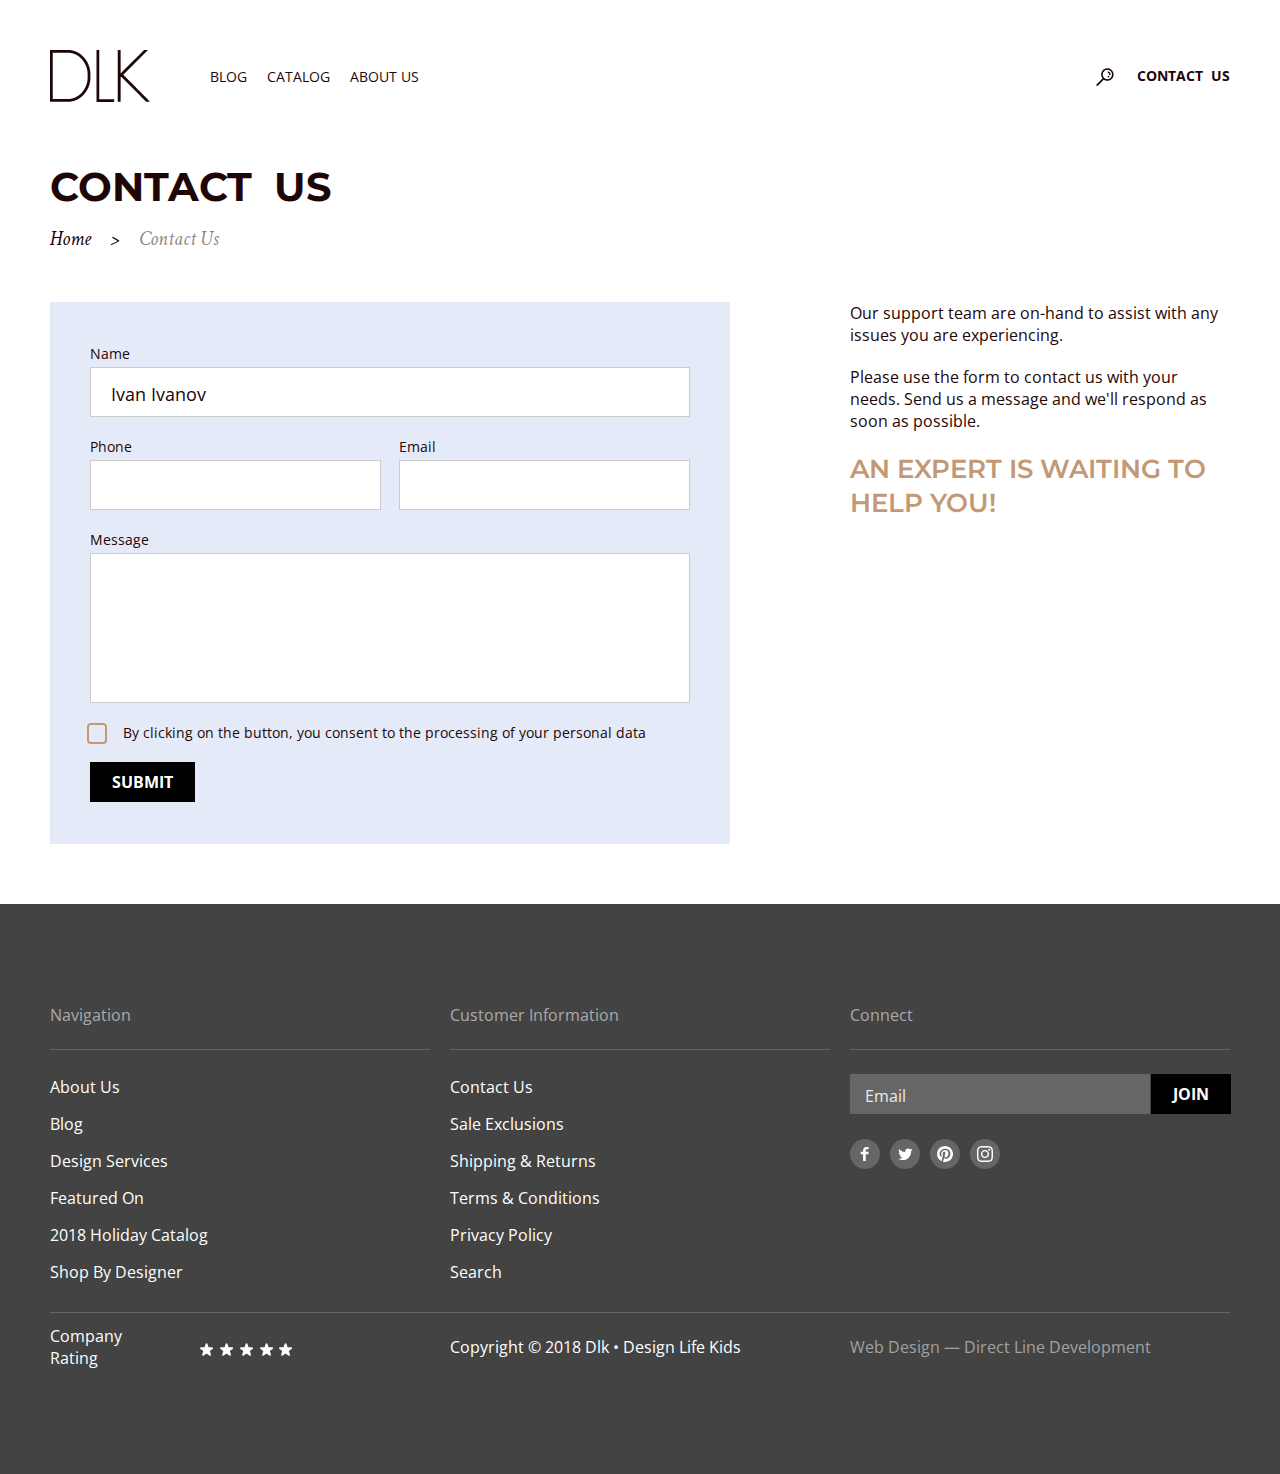
<file: contact_us.html>
<!DOCTYPE html>
<html lang="en">
  <head>
    <meta charset="UTF-8" />
    <meta http-equiv="X-UA-Compatible" content="IE=edge" />
    <meta name="viewport" content="width=device-width, initial-scale=1.0" />
    <title>Contact DLK</title>
    <link rel="stylesheet" href="css/normalize.css" class="css" />
    <link rel="stylesheet" href="css/common.css" class="css" />
    <link rel="stylesheet" href="css/contact_us.css" class="css" />
    <link rel="preconnect" href="https://fonts.googleapis.com" />
    <link rel="preconnect" href="https://fonts.gstatic.com" crossorigin />
    <link
      href="https://fonts.googleapis.com/css2?family=Crimson+Text:ital,wght@0,700;1,400;1,700&family=Montserrat:wght@300;600;700&family=Open+Sans:wght@400;700&display=swap"
      rel="stylesheet"
    />
  </head>
  <body>
    <header class="header container">
      <div>
        <a href="index.html" class="logo header__logo">
          <img src="img/logo.png" alt="logo" />
        </a>
      </div>
      <nav class="header__nav">
        <ul class="header__list undoted">
          <li class="header__item">
            <a href="blog.html" target="_blank" class="header__link">Blog</a>
          </li>
          <li class="header__item">
            <a href="products.html" target="_blank" class="header__link"
              >Catalog</a
            >
          </li>
          <li class="header__item">
            <a href="#" target="_blank" class="header__link">About Us</a>
          </li>
        </ul>
      </nav>
      <button class="header__btn">
        <img src="img/search.jpg" alt="search" class="btn-img" />
      </button>
      <a href="contact_us.html" class="header__button" target="_blank">
        contact&nbsp;&nbsp;us
      </a>
    </header>

    <!-- / header-->

    <!-- MAIN -->
    <main class="container">
      <section class="contact">
        <h1 class="contact__heading">Contact&nbsp;&nbsp;Us</h1>
        <nav class="breadcrumb container">
          <ul class="breadcrumb__list undoted">
            <li class="breadcrumb__item">
              <a href="index.html" class="breadcrumb__link">Home</a>
            </li>
            <li class="breadcrumb__item">
              <a
                href="contact_us.html"
                class="breadcrumb__link breadcrumb__link_active"
              >
                Contact us
              </a>
            </li>
          </ul>
        </nav>
        <div class="contact__field">
          <form action="#" class="contact__form">
            <fieldset>
              <div class="label-wrapper">
                <label for="input-name">Name</label>
                <input
                  type="text"
                  id="input-name"
                  class="contact__input"
                  placeholder="Ivan Ivanov"
                  required
                />
              </div>
            </fieldset>
            <fieldset class="field_2_column">
              <div class="label-wrapper">
                <label for="input-phone">Phone</label>
                <input
                  type="tel"
                  id="input-phone"
                  class="contact__input"
                  required
                />
              </div>
              <div class="label-wrapper">
                <label for="input-email">Email</label>
                <input type="email" id="input-email" class="contact__input" />
              </div>
            </fieldset>
            <fieldset>
              <div class="label-wrapper">
                <label for="input-message">Message</label>
                <textarea
                  name="message"
                  cols="3"
                  rows="1"
                  id="input-message"
                ></textarea>
              </div>
            </fieldset>
            <fieldset class="checkbox-wrap">
              <div class="checkbox-list">
                <input
                  type="checkbox"
                  id="check-submit"
                  class="checkbox-input"
                />
                <label for="check-submit" class="checkbox-label" tabindex="0">
                  By clicking on the button, you consent to the processing of
                  your personal data
                </label>
              </div>
            </fieldset>
            <button class="button contact__button" type="submit">Submit</button>
          </form>
          <div class="contact__info">
            <p class="contact__text">
              Our support team are on-hand to assist with any issues you are
              experiencing.
            </p>
            <p class="contact__text">
              Please use the form to contact us with your needs. Send us a
              message and we'll respond as soon as possible.
            </p>
            <p class="contact__slogan">An expert is waiting to help you!</p>
          </div>
        </div>
      </section>
    </main>

    <!-- /MAIN -->

    <footer class="footer">
      <section class="footer__info container">
        <div class="footer__navigation">
          <h3 class="footer__title">Navigation</h3>
          <ul class="footer__list undoted">
            <li class="footer__item">
              <a href="#" target="_blank" class="footer__link">About Us</a>
            </li>
            <li class="footer__item">
              <a href="blog.html" target="_blank" class="footer__link">Blog</a>
            </li>
            <li class="footer__item">
              <a href="#" target="_blank" class="footer__link">
                Design Services
              </a>
            </li>
            <li class="footer__item">
              <a href="#" target="_blank" class="footer__link">Featured On</a>
            </li>
            <li class="footer__item">
              <a href="#" target="_blank" class="footer__link">
                2018 Holiday Catalog
              </a>
            </li>
            <li class="footer__item">
              <a href="#" target="_blank" class="footer__link">
                Shop By Designer
              </a>
            </li>
          </ul>
        </div>
        <!-- /navigation -->
        <div class="footer__customer">
          <h3 class="footer__title">Customer Information</h3>
          <ul class="footer__list undoted">
            <li class="footer__item">
              <a href="contact_us.html" target="_blank" class="footer__link">
                Contact Us
              </a>
            </li>
            <li class="footer__item">
              <a href="#" target="_blank" class="footer__link">
                Sale Exclusions
              </a>
            </li>
            <li class="footer__item">
              <a href="#" target="_blank" class="footer__link">
                Shipping & Returns
              </a>
            </li>
            <li class="footer__item">
              <a href="#" target="_blank" class="footer__link">
                Terms & Conditions
              </a>
            </li>
            <li class="footer__item">
              <a href="#" target="_blank" class="footer__link">
                Privacy Policy
              </a>
            </li>
            <li class="footer__item">
              <a href="#" target="_blank" class="footer__link">Search</a>
            </li>
          </ul>
        </div>
        <!-- /customer-footer -->
        <div class="footer__connect">
          <h3 class="footer__title">Connect</h3>
          <form action="#" class="footer__form">
            <fieldset class="footer__fieldset">
              <div class="label-wrapper">
                <label for="input-footer"></label>
                <input
                  type="email"
                  placeholder="Email"
                  class="footer__input"
                  id="input-footer"
                />
              </div>
              <button class="button">Join</button>
            </fieldset>
          </form>
          <ul class="footer__icons icons undoted">
            <li class="icons__item">
              <a
                href="https://www.facebook.com"
                target="_blank"
                class="icons-link"
                aria-label="link-facebook"
              >
                <svg
                  width="30"
                  height="30"
                  viewBox="0 0 30 30"
                  fill="none"
                  xmlns="http://www.w3.org/2000/svg"
                >
                  <path
                    fill-rule="evenodd"
                    clip-rule="evenodd"
                    d="M0 15C0 6.71573 6.71573 0 15 0C23.2843 0 30 6.71573 30 15C30 23.2843 23.2843 30 15 30C6.71573 30 0 23.2843 0 15Z"
                    fill="#666666"
                  />
                  <path
                    fill-rule="evenodd"
                    clip-rule="evenodd"
                    d="M18.5527 10.3672H16.2967C16.0307 10.3672 15.7337 10.7172 15.7337 11.1852V12.8142H18.5527V15.1352H15.7337V22.1052H13.0707V15.1352H10.6577V12.8142H13.0707V11.4472C13.0707 9.48823 14.4317 7.89423 16.2967 7.89423H18.5527V10.3672Z"
                    fill="white"
                  />
                </svg>
              </a>
            </li>
            <li class="icons__item">
              <a
                href="https://twitter.com/"
                target="_blank"
                class="icons-link"
                aria-label="link-twitter"
              >
                <svg
                  width="30"
                  height="30"
                  viewBox="0 0 30 30"
                  fill="none"
                  xmlns="http://www.w3.org/2000/svg"
                >
                  <path
                    fill-rule="evenodd"
                    clip-rule="evenodd"
                    d="M0 15C0 6.71573 6.71573 0 15 0C23.2843 0 30 6.71573 30 15C30 23.2843 23.2843 30 15 30C6.71573 30 0 23.2843 0 15Z"
                    fill="#666666"
                  />
                  <path
                    fill-rule="evenodd"
                    clip-rule="evenodd"
                    d="M21.1006 12.2891C21.1056 12.4161 21.1096 12.5431 21.1096 12.6721C21.1096 16.5761 18.1366 21.0781 12.7026 21.0781C11.0346 21.0781 9.48058 20.5881 8.17358 19.7501C8.40658 19.7771 8.64158 19.7911 8.87958 19.7911C10.2636 19.7911 11.5376 19.3181 12.5486 18.5251C11.2556 18.5021 10.1656 17.6481 9.78758 16.4751C9.96858 16.5101 10.1546 16.5271 10.3446 16.5271C10.6136 16.5271 10.8746 16.4921 11.1226 16.4241C9.77158 16.1521 8.75158 14.9591 8.75158 13.5271V13.4901C9.15058 13.7111 9.60758 13.8441 10.0916 13.8591C9.29858 13.3301 8.77758 12.4261 8.77758 11.4001C8.77758 10.8591 8.92258 10.3521 9.17658 9.91612C10.6326 11.7031 12.8106 12.8791 15.2656 13.0021C15.2156 12.7851 15.1906 12.5601 15.1906 12.3281C15.1906 10.6971 16.5126 9.37512 18.1446 9.37512C18.9936 9.37512 19.7616 9.73212 20.2996 10.3071C20.9736 10.1761 21.6056 9.93012 22.1766 9.59012C21.9556 10.2811 21.4886 10.8591 20.8766 11.2251C21.4746 11.1541 22.0446 10.9961 22.5756 10.7601C22.1776 11.3521 21.6776 11.8731 21.1006 12.2891Z"
                    fill="white"
                  />
                </svg>
              </a>
            </li>
            <li class="icons__item">
              <a
                href="https://www.pinterest.ru/"
                target="_blank"
                class="icons-link"
                aria-label="link-pinterest"
              >
                <svg
                  width="30"
                  height="30"
                  viewBox="0 0 30 30"
                  fill="none"
                  xmlns="http://www.w3.org/2000/svg"
                >
                  <path
                    fill-rule="evenodd"
                    clip-rule="evenodd"
                    d="M0 15C0 6.71573 6.71573 0 15 0C23.2843 0 30 6.71573 30 15C30 23.2843 23.2843 30 15 30C6.71573 30 0 23.2843 0 15Z"
                    fill="#666666"
                  />
                  <path
                    fill-rule="evenodd"
                    clip-rule="evenodd"
                    d="M15.0005 7C10.5825 7 7 10.5816 7 15.0005C7 18.2754 8.97001 21.0902 11.7896 22.3273C11.767 21.7694 11.7858 21.0977 11.9279 20.49C12.0821 19.8408 12.9571 16.1313 12.9571 16.1313C12.9571 16.1313 12.7021 15.6205 12.7021 14.865C12.7021 13.6796 13.3898 12.7943 14.245 12.7943C14.9722 12.7943 15.3241 13.3409 15.3241 13.9957C15.3241 14.7267 14.8575 15.8208 14.6176 16.8341C14.4172 17.6836 15.0428 18.3751 15.8801 18.3751C17.3957 18.3751 18.4165 16.4286 18.4165 14.1218C18.4165 12.3691 17.2358 11.0567 15.088 11.0567C12.6617 11.0567 11.1498 12.8658 11.1498 14.8866C11.1498 15.5847 11.3549 16.0758 11.6767 16.4559C11.8253 16.6318 11.8451 16.7014 11.7914 16.9027C11.7538 17.0486 11.6654 17.4042 11.6287 17.5444C11.5751 17.7466 11.4114 17.82 11.2288 17.7448C10.1102 17.2885 9.58999 16.0645 9.58999 14.6881C9.58999 12.4161 11.5064 9.68972 15.3072 9.68972C18.3619 9.68972 20.3724 11.9015 20.3724 14.2732C20.3724 17.4117 18.6282 19.7562 16.0551 19.7562C15.1924 19.7562 14.3795 19.2895 14.1011 18.7599C14.1011 18.7599 13.6363 20.6029 13.5385 20.9585C13.3691 21.5747 13.037 22.1919 12.7332 22.6717C13.4529 22.8843 14.213 23 15.0005 23C19.4184 23 23 19.4184 23 15.0005C23 10.5816 19.4184 7 15.0005 7Z"
                    fill="white"
                  />
                </svg>
              </a>
            </li>
            <li class="icons__item">
              <a
                href="https://www.instagram.com/"
                target="_blank"
                class="icons-link"
                aria-label="link-instagram"
              >
                <svg
                  width="30"
                  height="30"
                  viewBox="0 0 30 30"
                  fill="none"
                  xmlns="http://www.w3.org/2000/svg"
                >
                  <path
                    fill-rule="evenodd"
                    clip-rule="evenodd"
                    d="M0 15C0 6.71573 6.71573 0 15 0C23.2843 0 30 6.71573 30 15C30 23.2843 23.2843 30 15 30C6.71573 30 0 23.2843 0 15Z"
                    fill="#666666"
                  />
                  <path
                    fill-rule="evenodd"
                    clip-rule="evenodd"
                    d="M15 7C12.8273 7 12.5549 7.0092 11.7016 7.04813C10.8501 7.08697 10.2686 7.22223 9.7597 7.42C9.23363 7.62443 8.7875 7.89797 8.3427 8.3427C7.89797 8.7875 7.62443 9.23363 7.42 9.7597C7.22223 10.2686 7.08697 10.8501 7.04813 11.7016C7.0092 12.5549 7 12.8273 7 15C7 17.1727 7.0092 17.4451 7.04813 18.2984C7.08697 19.1499 7.22223 19.7314 7.42 20.2403C7.62443 20.7664 7.89797 21.2125 8.3427 21.6573C8.7875 22.102 9.23363 22.3756 9.7597 22.58C10.2686 22.7778 10.8501 22.913 11.7016 22.9519C12.5549 22.9908 12.8273 23 15 23C17.1727 23 17.4451 22.9908 18.2984 22.9519C19.1499 22.913 19.7314 22.7778 20.2403 22.58C20.7664 22.3756 21.2125 22.102 21.6573 21.6573C22.102 21.2125 22.3756 20.7664 22.58 20.2403C22.7778 19.7314 22.913 19.1499 22.9519 18.2984C22.9908 17.4451 23 17.1727 23 15C23 12.8273 22.9908 12.5549 22.9519 11.7016C22.913 10.8501 22.7778 10.2686 22.58 9.7597C22.3756 9.23363 22.102 8.7875 21.6573 8.3427C21.2125 7.89797 20.7664 7.62443 20.2403 7.42C19.7314 7.22223 19.1499 7.08697 18.2984 7.04813C17.4451 7.0092 17.1727 7 15 7ZM15 8.44143C17.1361 8.44143 17.3891 8.4496 18.2327 8.4881C19.0127 8.52367 19.4363 8.65397 19.7182 8.76353C20.0916 8.90867 20.3581 9.08203 20.638 9.362C20.918 9.6419 21.0913 9.9084 21.2365 10.2818C21.346 10.5637 21.4763 10.9873 21.5119 11.7673C21.5504 12.6109 21.5586 12.8639 21.5586 15C21.5586 17.1361 21.5504 17.3891 21.5119 18.2327C21.4763 19.0127 21.346 19.4363 21.2365 19.7182C21.0913 20.0916 20.918 20.3581 20.638 20.638C20.3581 20.918 20.0916 21.0913 19.7182 21.2365C19.4363 21.346 19.0127 21.4763 18.2327 21.5119C17.3892 21.5504 17.1363 21.5586 15 21.5586C12.8637 21.5586 12.6108 21.5504 11.7673 21.5119C10.9873 21.4763 10.5637 21.346 10.2818 21.2365C9.9084 21.0913 9.64193 20.918 9.36197 20.638C9.08207 20.3581 8.90867 20.0916 8.76353 19.7182C8.65397 19.4363 8.52367 19.0127 8.4881 18.2327C8.4496 17.3891 8.44143 17.1361 8.44143 15C8.44143 12.8639 8.4496 12.6109 8.4881 11.7673C8.52367 10.9873 8.65397 10.5637 8.76353 10.2818C8.90867 9.9084 9.08203 9.6419 9.36197 9.362C9.64193 9.08203 9.9084 8.90867 10.2818 8.76353C10.5637 8.65397 10.9873 8.52367 11.7673 8.4881C12.6109 8.4496 12.8639 8.44143 15 8.44143ZM10.8919 15C10.8919 12.7311 12.7311 10.8919 15 10.8919C17.2689 10.8919 19.1081 12.7311 19.1081 15C19.1081 17.2689 17.2689 19.1081 15 19.1081C12.7311 19.1081 10.8919 17.2689 10.8919 15ZM15 17.6667C13.5272 17.6667 12.3333 16.4728 12.3333 15C12.3333 13.5272 13.5272 12.3333 15 12.3333C16.4728 12.3333 17.6667 13.5272 17.6667 15C17.6667 16.4728 16.4728 17.6667 15 17.6667ZM19.2704 11.6896C19.8006 11.6896 20.2304 11.2598 20.2304 10.7296C20.2304 10.1994 19.8006 9.76957 19.2704 9.76957C18.7402 9.76957 18.3104 10.1994 18.3104 10.7296C18.3104 11.2598 18.7402 11.6896 19.2704 11.6896Z"
                    fill="white"
                  />
                </svg>
              </a>
            </li>
          </ul>
        </div>
        <!-- /connect -->
      </section>
      <div class="footer__other container">
        <form action="#" class="footer__stars-form">
          <fieldset class="footer__stars-field" tabindex="0">
            <h3 class="footer__stars-title">Company Rating</h3>
            <ul class="undoted footer__stars-list">
              <li>
                <input type="checkbox" id="star-one" class="star-input" />
                <label for="star-one" class="star-label star-label-one"></label>
              </li>
              <li>
                <input type="checkbox" id="star-two" class="star-input" />
                <label for="star-two" class="star-label star-label-two"></label>
              </li>
              <li>
                <input type="checkbox" id="star-three" class="star-input" />
                <label
                  for="star-three"
                  class="star-label star-label-three"
                ></label>
              </li>
              <li>
                <input type="checkbox" id="star-four" class="star-input" />
                <label
                  for="star-four"
                  class="star-label star-label-four"
                ></label>
              </li>
              <li>
                <input type="checkbox" id="star-five" class="star-input" />
                <label
                  for="star-five"
                  class="star-label star-label-five"
                ></label>
              </li>
            </ul>
          </fieldset>
        </form>
        <p class="footer__text footer__text-copy">
          Copyright © 2018 Dlk • Design Life Kids
        </p>
        <a
          href="https://directlinedev.com/"
          target="_blank"
          class="footer__link-dl"
        >
          Web Design — Direct Line Development
        </a>
      </div>
      <!-- /footer__other-->
    </footer>
    <!-- footer -->
  </body>
</html>
</file>
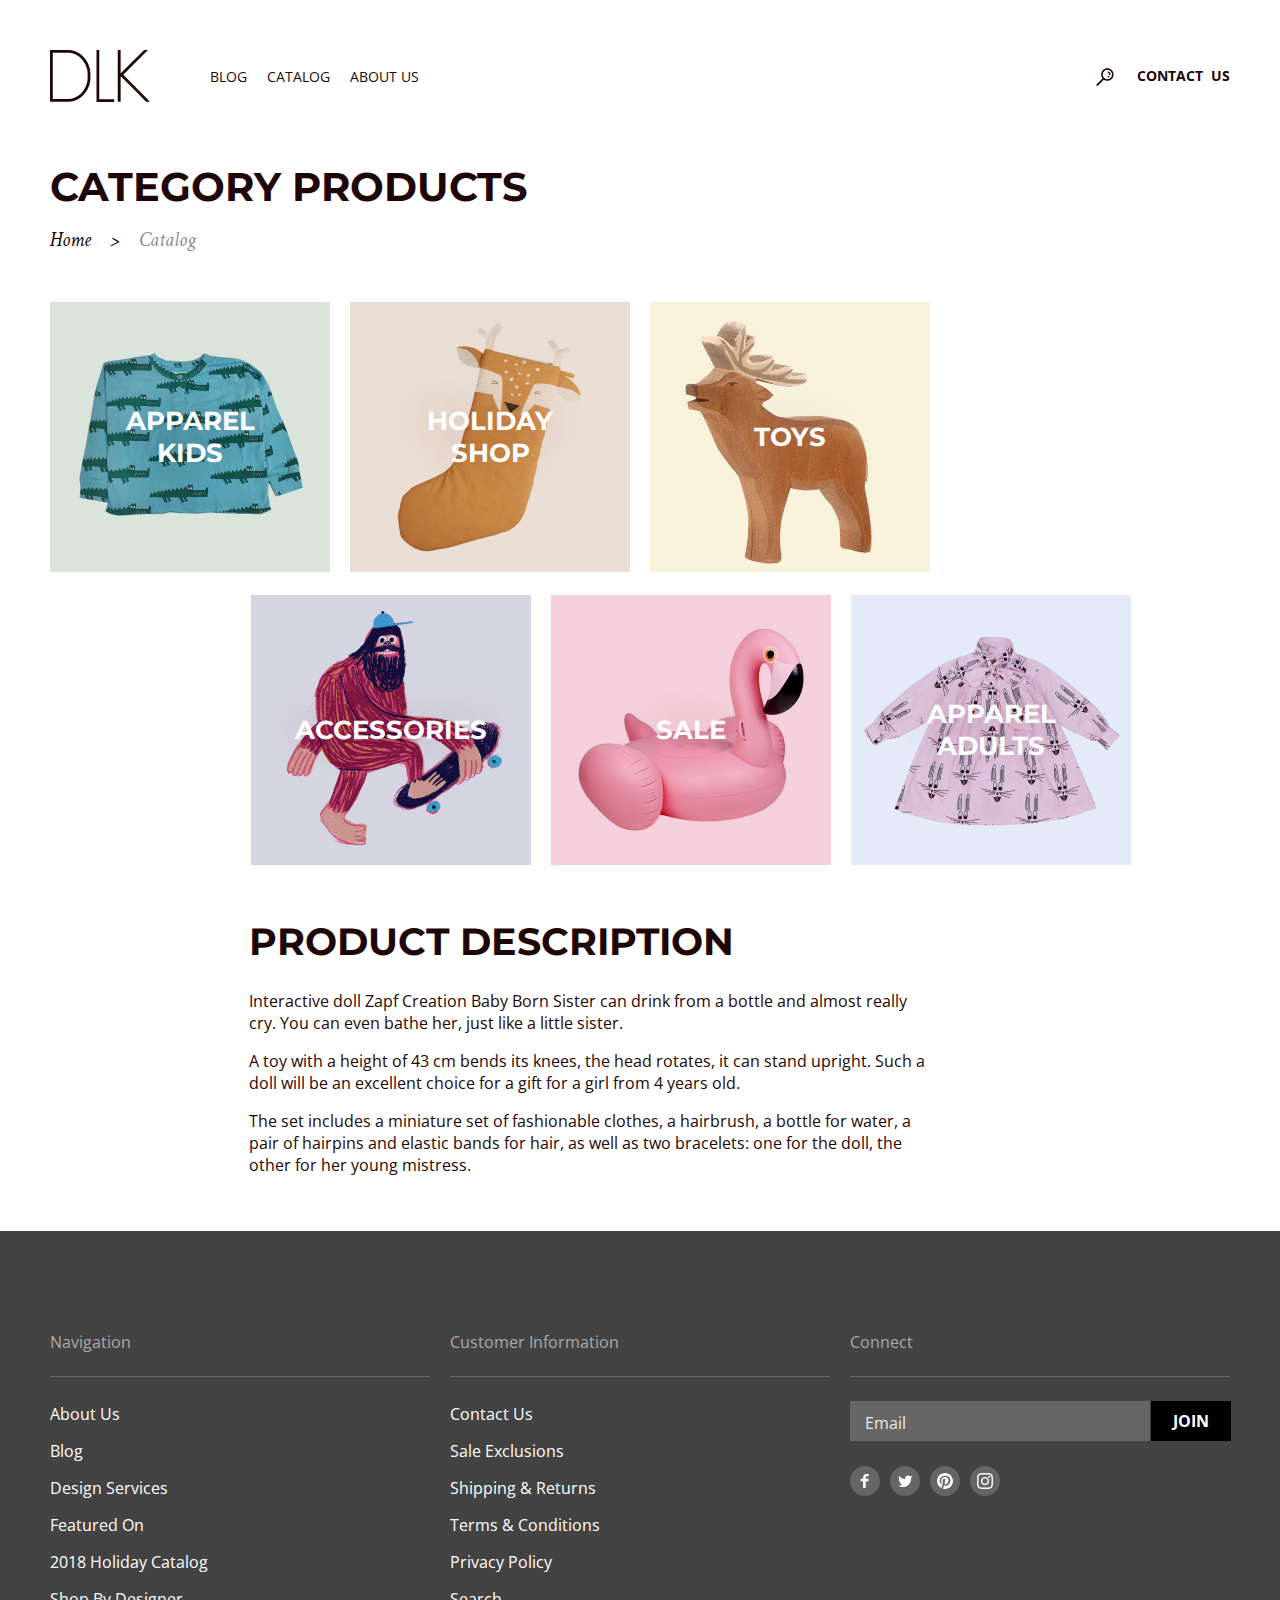
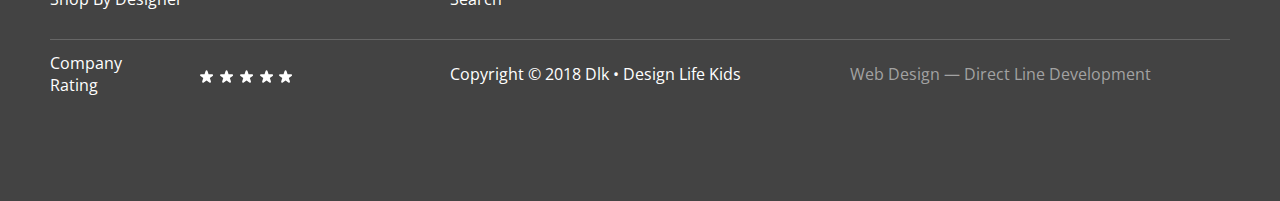
<file: products.html>
<!DOCTYPE html>
<html lang="en">
  <head>
    <meta charset="UTF-8" />
    <meta http-equiv="X-UA-Compatible" content="IE=edge" />
    <meta name="viewport" content="width=device-width, initial-scale=1.0" />
    <title>DLK Products</title>
    <link rel="stylesheet" href="css/normalize.css" class="css" />
    <link rel="stylesheet" href="css/common.css" class="css" />
    <link rel="stylesheet" href="css/products.css" class="css" />
    <link rel="preconnect" href="https://fonts.googleapis.com" />
    <link rel="preconnect" href="https://fonts.gstatic.com" crossorigin />
    <link
      href="https://fonts.googleapis.com/css2?family=Crimson+Text:ital,wght@0,700;1,400;1,700&family=Montserrat:wght@300;600;700&family=Open+Sans:wght@400;700&display=swap"
      rel="stylesheet"
    />
  </head>
  <body>
    <header class="header container">
      <div>
        <a href="index.html" class="logo header__logo">
          <img src="img/logo.png" alt="logo" />
        </a>
      </div>
      <nav class="header__nav">
        <ul class="header__list undoted">
          <li class="header__item">
            <a href="blog.html" target="_blank" class="header__link">Blog</a>
          </li>
          <li class="header__item">
            <a href="products.html" target="_blank" class="header__link"
              >Catalog</a
            >
          </li>
          <li class="header__item">
            <a href="#" target="_blank" class="header__link">About Us</a>
          </li>
        </ul>
      </nav>
      <button class="header__btn">
        <img src="img/search.jpg" alt="search" class="btn-img" />
      </button>
      <a href="contact_us.html" class="header__button" target="_blank">
        contact&nbsp;&nbsp;us
      </a>
    </header>
    <!-- / header-->

    <!-- MAIN -->
    <main>
      <section class="products container">
        <h1 class="products__heading">Category Products</h1>
        <nav class="breadcrumb">
          <ul class="breadcrumb__list undoted">
            <li class="breadcrumb__item">
              <a href="index.html" class="breadcrumb__link">Home</a>
            </li>
            <li class="breadcrumb__item">
              <a
                href="products.html"
                class="breadcrumb__link breadcrumb__link_active"
              >
                Catalog
              </a>
            </li>
          </ul>
        </nav>
        <ul class="products__list undoted">
          <li class="products__item">
            <a href="#" target="_blank" class="products__link products__kids">
              <div class="products__names products__long">
                <p class="products__name">apparel</p>
                <p class="products__name">kids</p>
              </div>
            </a>
          </li>
          <li class="products__item">
            <a
              href="#"
              target="_blank"
              class="products__link products__holiday"
            >
              <div class="products__names products__long">
                <p class="products__name">holiday</p>
                <p class="products__name">shop</p>
              </div>
            </a>
          </li>
          <li class="products__item">
            <a
              href="toy.html"
              target="_blank"
              class="products__link products__toys"
            >
              <div class="products__names products__short">
                <p class="products__name">toys</p>
              </div>
            </a>
          </li>
          <li class="products__item">
            <a
              href="#"
              target="_blank"
              class="products__link products__accessories"
            >
              <div class="products__names products__short">
                <p class="products__name">accessories</p>
              </div>
            </a>
          </li>
          <li class="products__item">
            <a href="#" target="_blank" class="products__link products__sale">
              <div class="products__names products__short">
                <p class="products__name">sale</p>
              </div>
            </a>
          </li>
          <li class="products__item">
            <a href="#" target="_blank" class="products__link products__adults">
              <div class="products__names products__long">
                <p class="products__name">apparel</p>
                <p class="products__name">adults</p>
              </div>
            </a>
          </li>
        </ul>
        <div class="products__desc">
          <h2 class="products__title">Product Description</h2>
          <p class="products__text">
            Interactive doll Zapf Creation Baby Born Sister can drink from a
            bottle and almost really cry. You can even bathe her, just like a
            little sister.
          </p>
          <p class="products__text">
            A toy with a height of 43 cm bends its knees, the head rotates, it
            can stand upright. Such a doll will be an excellent choice for a
            gift for a girl from 4 years old.
          </p>
          <p class="products__text">
            The set includes a miniature set of fashionable clothes, a
            hairbrush, a bottle for water, a pair of hairpins and elastic bands
            for hair, as well as two bracelets: one for the doll, the other for
            her young mistress.
          </p>
        </div>
      </section>
      <!-- /products -->
    </main>
    <!-- /MAIN -->

    <footer class="footer">
      <section class="footer__info container">
        <div class="footer__navigation">
          <h3 class="footer__title">Navigation</h3>
          <ul class="footer__list undoted">
            <li class="footer__item">
              <a href="#" target="_blank" class="footer__link">About Us</a>
            </li>
            <li class="footer__item">
              <a href="blog.html" target="_blank" class="footer__link">Blog</a>
            </li>
            <li class="footer__item">
              <a href="#" target="_blank" class="footer__link">
                Design Services
              </a>
            </li>
            <li class="footer__item">
              <a href="#" target="_blank" class="footer__link">Featured On</a>
            </li>
            <li class="footer__item">
              <a href="#" target="_blank" class="footer__link">
                2018 Holiday Catalog
              </a>
            </li>
            <li class="footer__item">
              <a href="#" target="_blank" class="footer__link">
                Shop By Designer
              </a>
            </li>
          </ul>
        </div>
        <!-- /navigation -->
        <div class="footer__customer">
          <h3 class="footer__title">Customer Information</h3>
          <ul class="footer__list undoted">
            <li class="footer__item">
              <a href="contact_us.html" target="_blank" class="footer__link">
                Contact Us
              </a>
            </li>
            <li class="footer__item">
              <a href="#" target="_blank" class="footer__link">
                Sale Exclusions
              </a>
            </li>
            <li class="footer__item">
              <a href="#" target="_blank" class="footer__link">
                Shipping & Returns
              </a>
            </li>
            <li class="footer__item">
              <a href="#" target="_blank" class="footer__link">
                Terms & Conditions
              </a>
            </li>
            <li class="footer__item">
              <a href="#" target="_blank" class="footer__link">
                Privacy Policy
              </a>
            </li>
            <li class="footer__item">
              <a href="#" target="_blank" class="footer__link">Search</a>
            </li>
          </ul>
        </div>
        <!-- /customer-footer -->
        <div class="footer__connect">
          <h3 class="footer__title">Connect</h3>
          <form action="#" class="footer__form">
            <fieldset class="footer__fieldset">
              <div class="label-wrapper">
                <label for="input-footer"></label>
                <input
                  type="email"
                  placeholder="Email"
                  class="footer__input"
                  id="input-footer"
                />
              </div>
              <button class="button">Join</button>
            </fieldset>
          </form>
          <ul class="footer__icons icons undoted">
            <li class="icons__item">
              <a
                href="https://www.facebook.com"
                target="_blank"
                class="icons-link"
                aria-label="link-facebook"
              >
                <svg
                  width="30"
                  height="30"
                  viewBox="0 0 30 30"
                  fill="none"
                  xmlns="http://www.w3.org/2000/svg"
                >
                  <path
                    fill-rule="evenodd"
                    clip-rule="evenodd"
                    d="M0 15C0 6.71573 6.71573 0 15 0C23.2843 0 30 6.71573 30 15C30 23.2843 23.2843 30 15 30C6.71573 30 0 23.2843 0 15Z"
                    fill="#666666"
                  />
                  <path
                    fill-rule="evenodd"
                    clip-rule="evenodd"
                    d="M18.5527 10.3672H16.2967C16.0307 10.3672 15.7337 10.7172 15.7337 11.1852V12.8142H18.5527V15.1352H15.7337V22.1052H13.0707V15.1352H10.6577V12.8142H13.0707V11.4472C13.0707 9.48823 14.4317 7.89423 16.2967 7.89423H18.5527V10.3672Z"
                    fill="white"
                  />
                </svg>
              </a>
            </li>
            <li class="icons__item">
              <a
                href="https://twitter.com/"
                target="_blank"
                class="icons-link"
                aria-label="link-twitter"
              >
                <svg
                  width="30"
                  height="30"
                  viewBox="0 0 30 30"
                  fill="none"
                  xmlns="http://www.w3.org/2000/svg"
                >
                  <path
                    fill-rule="evenodd"
                    clip-rule="evenodd"
                    d="M0 15C0 6.71573 6.71573 0 15 0C23.2843 0 30 6.71573 30 15C30 23.2843 23.2843 30 15 30C6.71573 30 0 23.2843 0 15Z"
                    fill="#666666"
                  />
                  <path
                    fill-rule="evenodd"
                    clip-rule="evenodd"
                    d="M21.1006 12.2891C21.1056 12.4161 21.1096 12.5431 21.1096 12.6721C21.1096 16.5761 18.1366 21.0781 12.7026 21.0781C11.0346 21.0781 9.48058 20.5881 8.17358 19.7501C8.40658 19.7771 8.64158 19.7911 8.87958 19.7911C10.2636 19.7911 11.5376 19.3181 12.5486 18.5251C11.2556 18.5021 10.1656 17.6481 9.78758 16.4751C9.96858 16.5101 10.1546 16.5271 10.3446 16.5271C10.6136 16.5271 10.8746 16.4921 11.1226 16.4241C9.77158 16.1521 8.75158 14.9591 8.75158 13.5271V13.4901C9.15058 13.7111 9.60758 13.8441 10.0916 13.8591C9.29858 13.3301 8.77758 12.4261 8.77758 11.4001C8.77758 10.8591 8.92258 10.3521 9.17658 9.91612C10.6326 11.7031 12.8106 12.8791 15.2656 13.0021C15.2156 12.7851 15.1906 12.5601 15.1906 12.3281C15.1906 10.6971 16.5126 9.37512 18.1446 9.37512C18.9936 9.37512 19.7616 9.73212 20.2996 10.3071C20.9736 10.1761 21.6056 9.93012 22.1766 9.59012C21.9556 10.2811 21.4886 10.8591 20.8766 11.2251C21.4746 11.1541 22.0446 10.9961 22.5756 10.7601C22.1776 11.3521 21.6776 11.8731 21.1006 12.2891Z"
                    fill="white"
                  />
                </svg>
              </a>
            </li>
            <li class="icons__item">
              <a
                href="https://www.pinterest.ru/"
                target="_blank"
                class="icons-link"
                aria-label="link-pinterest"
              >
                <svg
                  width="30"
                  height="30"
                  viewBox="0 0 30 30"
                  fill="none"
                  xmlns="http://www.w3.org/2000/svg"
                >
                  <path
                    fill-rule="evenodd"
                    clip-rule="evenodd"
                    d="M0 15C0 6.71573 6.71573 0 15 0C23.2843 0 30 6.71573 30 15C30 23.2843 23.2843 30 15 30C6.71573 30 0 23.2843 0 15Z"
                    fill="#666666"
                  />
                  <path
                    fill-rule="evenodd"
                    clip-rule="evenodd"
                    d="M15.0005 7C10.5825 7 7 10.5816 7 15.0005C7 18.2754 8.97001 21.0902 11.7896 22.3273C11.767 21.7694 11.7858 21.0977 11.9279 20.49C12.0821 19.8408 12.9571 16.1313 12.9571 16.1313C12.9571 16.1313 12.7021 15.6205 12.7021 14.865C12.7021 13.6796 13.3898 12.7943 14.245 12.7943C14.9722 12.7943 15.3241 13.3409 15.3241 13.9957C15.3241 14.7267 14.8575 15.8208 14.6176 16.8341C14.4172 17.6836 15.0428 18.3751 15.8801 18.3751C17.3957 18.3751 18.4165 16.4286 18.4165 14.1218C18.4165 12.3691 17.2358 11.0567 15.088 11.0567C12.6617 11.0567 11.1498 12.8658 11.1498 14.8866C11.1498 15.5847 11.3549 16.0758 11.6767 16.4559C11.8253 16.6318 11.8451 16.7014 11.7914 16.9027C11.7538 17.0486 11.6654 17.4042 11.6287 17.5444C11.5751 17.7466 11.4114 17.82 11.2288 17.7448C10.1102 17.2885 9.58999 16.0645 9.58999 14.6881C9.58999 12.4161 11.5064 9.68972 15.3072 9.68972C18.3619 9.68972 20.3724 11.9015 20.3724 14.2732C20.3724 17.4117 18.6282 19.7562 16.0551 19.7562C15.1924 19.7562 14.3795 19.2895 14.1011 18.7599C14.1011 18.7599 13.6363 20.6029 13.5385 20.9585C13.3691 21.5747 13.037 22.1919 12.7332 22.6717C13.4529 22.8843 14.213 23 15.0005 23C19.4184 23 23 19.4184 23 15.0005C23 10.5816 19.4184 7 15.0005 7Z"
                    fill="white"
                  />
                </svg>
              </a>
            </li>
            <li class="icons__item">
              <a
                href="https://www.instagram.com/"
                target="_blank"
                class="icons-link"
                aria-label="link-instagram"
              >
                <svg
                  width="30"
                  height="30"
                  viewBox="0 0 30 30"
                  fill="none"
                  xmlns="http://www.w3.org/2000/svg"
                >
                  <path
                    fill-rule="evenodd"
                    clip-rule="evenodd"
                    d="M0 15C0 6.71573 6.71573 0 15 0C23.2843 0 30 6.71573 30 15C30 23.2843 23.2843 30 15 30C6.71573 30 0 23.2843 0 15Z"
                    fill="#666666"
                  />
                  <path
                    fill-rule="evenodd"
                    clip-rule="evenodd"
                    d="M15 7C12.8273 7 12.5549 7.0092 11.7016 7.04813C10.8501 7.08697 10.2686 7.22223 9.7597 7.42C9.23363 7.62443 8.7875 7.89797 8.3427 8.3427C7.89797 8.7875 7.62443 9.23363 7.42 9.7597C7.22223 10.2686 7.08697 10.8501 7.04813 11.7016C7.0092 12.5549 7 12.8273 7 15C7 17.1727 7.0092 17.4451 7.04813 18.2984C7.08697 19.1499 7.22223 19.7314 7.42 20.2403C7.62443 20.7664 7.89797 21.2125 8.3427 21.6573C8.7875 22.102 9.23363 22.3756 9.7597 22.58C10.2686 22.7778 10.8501 22.913 11.7016 22.9519C12.5549 22.9908 12.8273 23 15 23C17.1727 23 17.4451 22.9908 18.2984 22.9519C19.1499 22.913 19.7314 22.7778 20.2403 22.58C20.7664 22.3756 21.2125 22.102 21.6573 21.6573C22.102 21.2125 22.3756 20.7664 22.58 20.2403C22.7778 19.7314 22.913 19.1499 22.9519 18.2984C22.9908 17.4451 23 17.1727 23 15C23 12.8273 22.9908 12.5549 22.9519 11.7016C22.913 10.8501 22.7778 10.2686 22.58 9.7597C22.3756 9.23363 22.102 8.7875 21.6573 8.3427C21.2125 7.89797 20.7664 7.62443 20.2403 7.42C19.7314 7.22223 19.1499 7.08697 18.2984 7.04813C17.4451 7.0092 17.1727 7 15 7ZM15 8.44143C17.1361 8.44143 17.3891 8.4496 18.2327 8.4881C19.0127 8.52367 19.4363 8.65397 19.7182 8.76353C20.0916 8.90867 20.3581 9.08203 20.638 9.362C20.918 9.6419 21.0913 9.9084 21.2365 10.2818C21.346 10.5637 21.4763 10.9873 21.5119 11.7673C21.5504 12.6109 21.5586 12.8639 21.5586 15C21.5586 17.1361 21.5504 17.3891 21.5119 18.2327C21.4763 19.0127 21.346 19.4363 21.2365 19.7182C21.0913 20.0916 20.918 20.3581 20.638 20.638C20.3581 20.918 20.0916 21.0913 19.7182 21.2365C19.4363 21.346 19.0127 21.4763 18.2327 21.5119C17.3892 21.5504 17.1363 21.5586 15 21.5586C12.8637 21.5586 12.6108 21.5504 11.7673 21.5119C10.9873 21.4763 10.5637 21.346 10.2818 21.2365C9.9084 21.0913 9.64193 20.918 9.36197 20.638C9.08207 20.3581 8.90867 20.0916 8.76353 19.7182C8.65397 19.4363 8.52367 19.0127 8.4881 18.2327C8.4496 17.3891 8.44143 17.1361 8.44143 15C8.44143 12.8639 8.4496 12.6109 8.4881 11.7673C8.52367 10.9873 8.65397 10.5637 8.76353 10.2818C8.90867 9.9084 9.08203 9.6419 9.36197 9.362C9.64193 9.08203 9.9084 8.90867 10.2818 8.76353C10.5637 8.65397 10.9873 8.52367 11.7673 8.4881C12.6109 8.4496 12.8639 8.44143 15 8.44143ZM10.8919 15C10.8919 12.7311 12.7311 10.8919 15 10.8919C17.2689 10.8919 19.1081 12.7311 19.1081 15C19.1081 17.2689 17.2689 19.1081 15 19.1081C12.7311 19.1081 10.8919 17.2689 10.8919 15ZM15 17.6667C13.5272 17.6667 12.3333 16.4728 12.3333 15C12.3333 13.5272 13.5272 12.3333 15 12.3333C16.4728 12.3333 17.6667 13.5272 17.6667 15C17.6667 16.4728 16.4728 17.6667 15 17.6667ZM19.2704 11.6896C19.8006 11.6896 20.2304 11.2598 20.2304 10.7296C20.2304 10.1994 19.8006 9.76957 19.2704 9.76957C18.7402 9.76957 18.3104 10.1994 18.3104 10.7296C18.3104 11.2598 18.7402 11.6896 19.2704 11.6896Z"
                    fill="white"
                  />
                </svg>
              </a>
            </li>
          </ul>
        </div>
        <!-- /connect -->
      </section>
      <div class="footer__other container">
        <form action="#" class="footer__stars-form">
          <fieldset class="footer__stars-field" tabindex="0">
            <h3 class="footer__stars-title">Company Rating</h3>
            <ul class="undoted footer__stars-list">
              <li>
                <input type="checkbox" id="star-one" class="star-input" />
                <label for="star-one" class="star-label star-label-one"></label>
              </li>
              <li>
                <input type="checkbox" id="star-two" class="star-input" />
                <label for="star-two" class="star-label star-label-two"></label>
              </li>
              <li>
                <input type="checkbox" id="star-three" class="star-input" />
                <label
                  for="star-three"
                  class="star-label star-label-three"
                ></label>
              </li>
              <li>
                <input type="checkbox" id="star-four" class="star-input" />
                <label
                  for="star-four"
                  class="star-label star-label-four"
                ></label>
              </li>
              <li>
                <input type="checkbox" id="star-five" class="star-input" />
                <label
                  for="star-five"
                  class="star-label star-label-five"
                ></label>
              </li>
            </ul>
          </fieldset>
        </form>
        <p class="footer__text footer__text-copy">
          Copyright © 2018 Dlk • Design Life Kids
        </p>
        <a
          href="https://directlinedev.com/"
          target="_blank"
          class="footer__link-dl"
        >
          Web Design — Direct Line Development
        </a>
      </div>
      <!-- /footer__other-->
    </footer>
    <!-- footer -->
  </body>
</html>
</file>
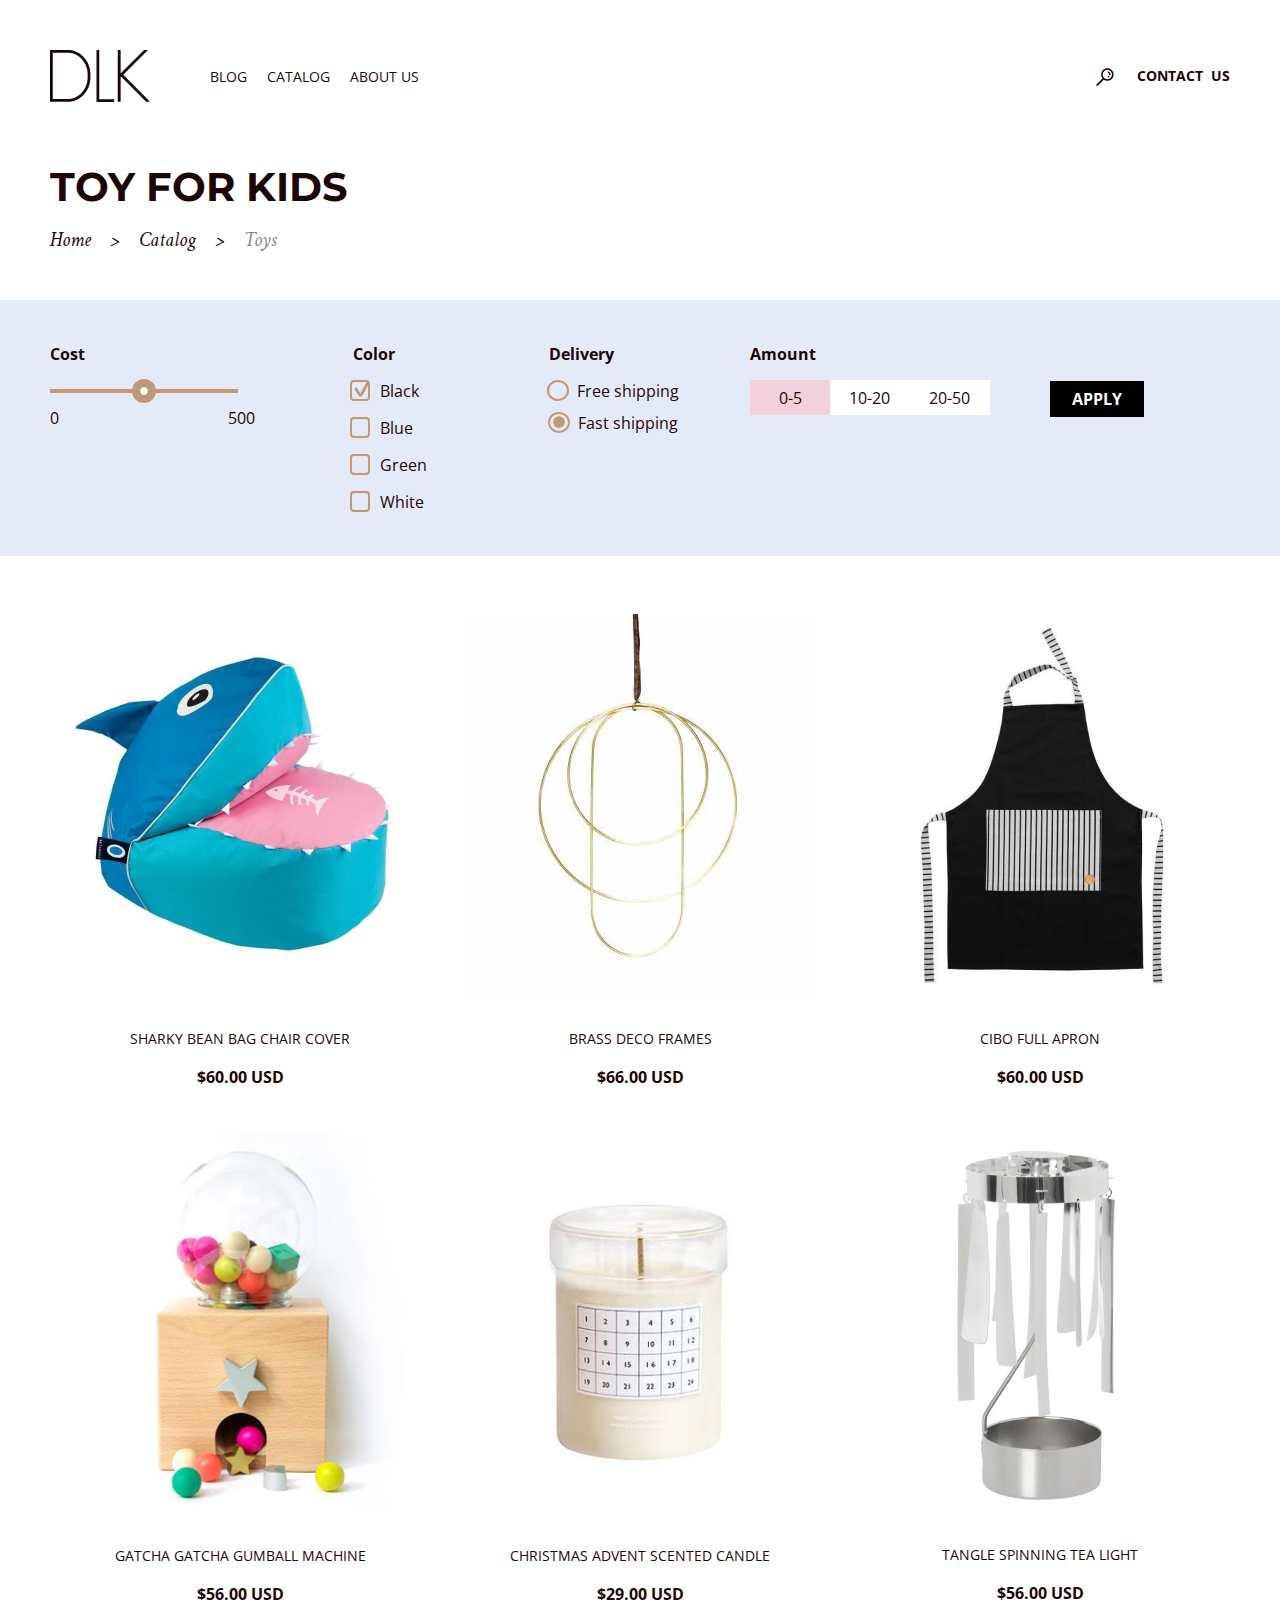
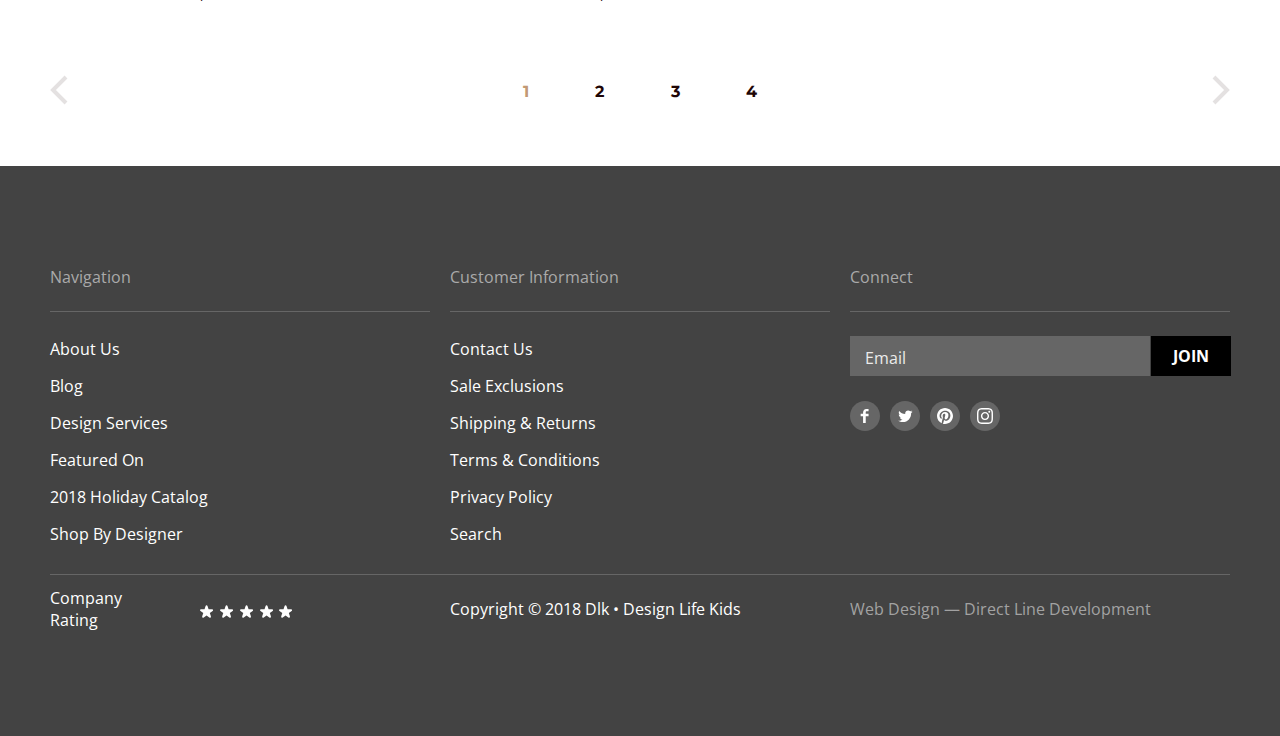
<file: toy.html>
<!DOCTYPE html>
<html lang="en">
  <head>
    <meta charset="UTF-8" />
    <meta http-equiv="X-UA-Compatible" content="IE=edge" />
    <meta name="viewport" content="width=device-width, initial-scale=1.0" />
    <title>DLK Toy For Kids</title>
    <link rel="stylesheet" href="css/normalize.css" class="css" />
    <link rel="stylesheet" href="css/common.css" class="css" />
    <link rel="stylesheet" href="css/toy.css" class="css" />
    <link rel="preconnect" href="https://fonts.googleapis.com" />
    <link rel="preconnect" href="https://fonts.gstatic.com" crossorigin />
    <link
      href="https://fonts.googleapis.com/css2?family=Crimson+Text:ital,wght@0,700;1,400;1,700&family=Montserrat:wght@300;600;700&family=Open+Sans:wght@400;700&display=swap"
      rel="stylesheet"
    />
  </head>
  <body>
    <header class="header container">
      <div>
        <a href="index.html" class="logo header__logo">
          <img src="img/logo.png" alt="logo" />
        </a>
      </div>
      <nav class="header__nav">
        <ul class="header__list undoted">
          <li class="header__item">
            <a href="blog.html" target="_blank" class="header__link">Blog</a>
          </li>
          <li class="header__item">
            <a href="products.html" target="_blank" class="header__link"
              >Catalog</a
            >
          </li>
          <li class="header__item">
            <a href="#" target="_blank" class="header__link">About Us</a>
          </li>
        </ul>
      </nav>
      <button class="header__btn">
        <img src="img/search.jpg" alt="search" class="btn-img" />
      </button>
      <a href="contact_us.html" class="header__button" target="_blank">
        contact&nbsp;&nbsp;us
      </a>
    </header>

    <!-- / header-->

    <!-- MAIN -->
    <main>
      <section class="toy">
        <h1 class="toy__heading container">Toy for kids</h1>
        <nav class="breadcrumb container">
          <ul class="breadcrumb__list undoted">
            <li class="breadcrumb__item">
              <a href="index.html" class="breadcrumb__link">Home</a>
            </li>
            <li class="breadcrumb__item">
              <a href="products.html" class="breadcrumb__link">Catalog</a>
            </li>
            <li class="breadcrumb__item">
              <a href="#" class="breadcrumb__link breadcrumb__link_active">
                Toys
              </a>
            </li>
          </ul>
        </nav>
        <div class="toy__choice choice">
          <div class="toy__wrapper container">
            <form action="#" class="choice__form">
              <fieldset class="field-range">
                <div class="label-wrapper label-wrapper-range" tabindex="0">
                  <label for="range-input">Cost</label>
                  <input type="range" id="range-input" min="0" max="500" />
                </div>
                <div class="range__period">
                  <span class="range__num" tabindex="0">0</span>
                  <span class="range__num" tabindex="0">500</span>
                </div>
              </fieldset>
              <fieldset>
                <legend>Color</legend>
                <ul class="undoted checkbox-list">
                  <li>
                    <input
                      type="checkbox"
                      id="check-black"
                      class="checkbox-input"
                      checked
                    />
                    <label for="check-black" class="checkbox-label" tabindex="0"
                      >Black</label
                    >
                  </li>
                  <li>
                    <input
                      type="checkbox"
                      id="check-blue"
                      class="checkbox-input"
                    />
                    <label for="check-blue" class="checkbox-label" tabindex="0"
                      >Blue</label
                    >
                  </li>
                  <li>
                    <input
                      type="checkbox"
                      id="check-green"
                      class="checkbox-input"
                    />
                    <label for="check-green" class="checkbox-label" tabindex="0"
                      >Green</label
                    >
                  </li>
                  <li>
                    <input
                      type="checkbox"
                      id="check-white"
                      class="checkbox-input"
                    />
                    <label for="check-white" class="checkbox-label" tabindex="0"
                      >White</label
                    >
                  </li>
                </ul>
              </fieldset>
              <fieldset>
                <legend>Delivery</legend>
                <ul class="undoted radio-list">
                  <li>
                    <input
                      type="radio"
                      id="radio-free"
                      class="radio-input"
                      name="shipping"
                    />
                    <label for="radio-free" class="radio-label" tabindex="0"
                      >Free shipping</label
                    >
                  </li>
                  <li>
                    <input
                      type="radio"
                      id="radio-fast"
                      class="radio-input"
                      name="shipping"
                      checked
                    />
                    <label for="radio-fast" class="radio-label" tabindex="0"
                      >Fast shipping</label
                    >
                  </li>
                </ul>
              </fieldset>
              <fieldset class="radio-limit">
                <legend>Amount</legend>
                <ul class="undoted radio-list radio-list-limit">
                  <li tabindex="0">
                    <input
                      type="radio"
                      id="radio-five"
                      class="radio-input"
                      name="amount"
                      checked
                    />
                    <label for="radio-five" class="radio-label"></label>
                    <span class="radio-text">0-5</span>
                  </li>
                  <li tabindex="0">
                    <input
                      type="radio"
                      id="radio-twenty"
                      class="radio-input"
                      name="amount"
                    />
                    <label for="radio-twenty" class="radio-label"></label>
                    <span class="radio-text radio-text_twenty">10-20</span>
                  </li>
                  <li tabindex="0">
                    <input
                      type="radio"
                      id="radio-fifty"
                      class="radio-input"
                      name="amount"
                    />
                    <label for="radio-fifty" class="radio-label"></label>
                    <span class="radio-text radio-text_fifty">20-50</span>
                  </li>
                </ul>
              </fieldset>
              <button class="button choice__choice" type="submit" tabindex="0">
                Apply
              </button>
            </form>
          </div>
        </div>
        <ul class="toy__prod undoted container">
          <li class="toy__item toy__shark">
            <a href="#" target="_blank" class="toy__link">
              <img src="img/sharky.png" alt="product foto" class="toy__img" />
              <span class="toy__text">SHARKY BEAN BAG CHAIR COVER</span>
              <span class="toy__price">$60.00 USD</span>
            </a>
          </li>
          <li class="toy__item">
            <a href="#" target="_blank" class="toy__link">
              <img src="img/brass.png" alt="product foto" class="toy__img" />
              <span class="toy__text">BRASS DECO FRAMES</span>
              <span class="toy__price">$66.00 USD</span>
            </a>
          </li>
          <li class="toy__item">
            <a href="#" target="_blank" class="toy__link">
              <img src="img/apron.png" alt="product foto" class="toy__img" />
              <span class="toy__text">CIBO FULL APRON</span>
              <span class="toy__price">$60.00 USD</span>
            </a>
          </li>
          <li class="toy__item">
            <a href="#" target="_blank" class="toy__link">
              <img
                src="img/gumball_machine.png"
                alt="product foto"
                class="toy__img"
              />
              <span class="toy__text">GATCHA GATCHA GUMBALL MACHINE</span>
              <span class="toy__price">$56.00 USD</span>
            </a>
          </li>
          <li class="toy__item">
            <a href="#" target="_blank" class="toy__link">
              <img src="img/candle.png" alt="product foto" class="toy__img" />
              <span class="toy__text">CHRISTMAS ADVENT SCENTED CANDLE</span>
              <span class="toy__price">$29.00 USD</span>
            </a>
          </li>
          <li class="toy__item">
            <a href="#" target="_blank" class="toy__link">
              <img
                src="img/tea_light.png"
                alt="product foto"
                class="toy__img"
              />
              <span class="toy__text">TANGLE SPINNING TEA LIGHT</span>
              <span class="toy__price">$56.00 USD</span>
            </a>
          </li>
        </ul>
      </section>
      <!-- /products -->
      <div class="page container">
        <button class="page__arrow-right">
          <svg
            width="18"
            height="30"
            viewBox="0 0 18 30"
            fill="none"
            xmlns="http://www.w3.org/2000/svg"
          >
            <path
              d="M16 2L3 15L16 28"
              stroke="#1E0606"
              stroke-opacity="0.12"
              stroke-width="4"
            />
          </svg>
        </button>

        <div class="page__nums">
          <!-- <span class="page__count page__count-active" tabindex="0">1</span>
          <span class="page__count" tabindex="0">2</span>
          <span class="page__count" tabindex="0">3</span>
          <span class="page__count" tabindex="0">4</span> -->
          <a href="#" class="page__count page__count-active">1</a>
          <a href="#" class="page__count">2</a>
          <a href="#" class="page__count">3</a>
          <a href="#" class="page__count">4</a>
        </div>
        <button class="page__arrow-right">
          <svg
            width="18"
            height="30"
            viewBox="0 0 18 30"
            fill="none"
            xmlns="http://www.w3.org/2000/svg"
          >
            <path
              d="M2 2L15 15L2 28"
              stroke="#1E0606"
              stroke-opacity="0.12"
              stroke-width="4"
            />
          </svg>
        </button>
      </div>
    </main>
    <!-- /MAIN -->

    <footer class="footer">
      <section class="footer__info container">
        <div class="footer__navigation">
          <h3 class="footer__title">Navigation</h3>
          <ul class="footer__list undoted">
            <li class="footer__item">
              <a href="#" target="_blank" class="footer__link">About Us</a>
            </li>
            <li class="footer__item">
              <a href="blog.html" target="_blank" class="footer__link">Blog</a>
            </li>
            <li class="footer__item">
              <a href="#" target="_blank" class="footer__link">
                Design Services
              </a>
            </li>
            <li class="footer__item">
              <a href="#" target="_blank" class="footer__link">Featured On</a>
            </li>
            <li class="footer__item">
              <a href="#" target="_blank" class="footer__link">
                2018 Holiday Catalog
              </a>
            </li>
            <li class="footer__item">
              <a href="#" target="_blank" class="footer__link">
                Shop By Designer
              </a>
            </li>
          </ul>
        </div>
        <!-- /navigation -->
        <div class="footer__customer">
          <h3 class="footer__title">Customer Information</h3>
          <ul class="footer__list undoted">
            <li class="footer__item">
              <a href="contact_us.html" target="_blank" class="footer__link">
                Contact Us
              </a>
            </li>
            <li class="footer__item">
              <a href="#" target="_blank" class="footer__link">
                Sale Exclusions
              </a>
            </li>
            <li class="footer__item">
              <a href="#" target="_blank" class="footer__link">
                Shipping & Returns
              </a>
            </li>
            <li class="footer__item">
              <a href="#" target="_blank" class="footer__link">
                Terms & Conditions
              </a>
            </li>
            <li class="footer__item">
              <a href="#" target="_blank" class="footer__link">
                Privacy Policy
              </a>
            </li>
            <li class="footer__item">
              <a href="#" target="_blank" class="footer__link">Search</a>
            </li>
          </ul>
        </div>
        <!-- /customer-footer -->
        <div class="footer__connect">
          <h3 class="footer__title">Connect</h3>
          <form action="#" class="footer__form">
            <fieldset class="footer__fieldset">
              <div class="label-wrapper">
                <label for="input-footer"></label>
                <input
                  type="email"
                  placeholder="Email"
                  class="footer__input"
                  id="input-footer"
                />
              </div>
              <button class="button">Join</button>
            </fieldset>
          </form>
          <ul class="footer__icons icons undoted">
            <li class="icons__item">
              <a
                href="https://www.facebook.com"
                target="_blank"
                class="icons-link"
                aria-label="link-facebook"
              >
                <svg
                  width="30"
                  height="30"
                  viewBox="0 0 30 30"
                  fill="none"
                  xmlns="http://www.w3.org/2000/svg"
                >
                  <path
                    fill-rule="evenodd"
                    clip-rule="evenodd"
                    d="M0 15C0 6.71573 6.71573 0 15 0C23.2843 0 30 6.71573 30 15C30 23.2843 23.2843 30 15 30C6.71573 30 0 23.2843 0 15Z"
                    fill="#666666"
                  />
                  <path
                    fill-rule="evenodd"
                    clip-rule="evenodd"
                    d="M18.5527 10.3672H16.2967C16.0307 10.3672 15.7337 10.7172 15.7337 11.1852V12.8142H18.5527V15.1352H15.7337V22.1052H13.0707V15.1352H10.6577V12.8142H13.0707V11.4472C13.0707 9.48823 14.4317 7.89423 16.2967 7.89423H18.5527V10.3672Z"
                    fill="white"
                  />
                </svg>
              </a>
            </li>
            <li class="icons__item">
              <a
                href="https://twitter.com/"
                target="_blank"
                class="icons-link"
                aria-label="link-twitter"
              >
                <svg
                  width="30"
                  height="30"
                  viewBox="0 0 30 30"
                  fill="none"
                  xmlns="http://www.w3.org/2000/svg"
                >
                  <path
                    fill-rule="evenodd"
                    clip-rule="evenodd"
                    d="M0 15C0 6.71573 6.71573 0 15 0C23.2843 0 30 6.71573 30 15C30 23.2843 23.2843 30 15 30C6.71573 30 0 23.2843 0 15Z"
                    fill="#666666"
                  />
                  <path
                    fill-rule="evenodd"
                    clip-rule="evenodd"
                    d="M21.1006 12.2891C21.1056 12.4161 21.1096 12.5431 21.1096 12.6721C21.1096 16.5761 18.1366 21.0781 12.7026 21.0781C11.0346 21.0781 9.48058 20.5881 8.17358 19.7501C8.40658 19.7771 8.64158 19.7911 8.87958 19.7911C10.2636 19.7911 11.5376 19.3181 12.5486 18.5251C11.2556 18.5021 10.1656 17.6481 9.78758 16.4751C9.96858 16.5101 10.1546 16.5271 10.3446 16.5271C10.6136 16.5271 10.8746 16.4921 11.1226 16.4241C9.77158 16.1521 8.75158 14.9591 8.75158 13.5271V13.4901C9.15058 13.7111 9.60758 13.8441 10.0916 13.8591C9.29858 13.3301 8.77758 12.4261 8.77758 11.4001C8.77758 10.8591 8.92258 10.3521 9.17658 9.91612C10.6326 11.7031 12.8106 12.8791 15.2656 13.0021C15.2156 12.7851 15.1906 12.5601 15.1906 12.3281C15.1906 10.6971 16.5126 9.37512 18.1446 9.37512C18.9936 9.37512 19.7616 9.73212 20.2996 10.3071C20.9736 10.1761 21.6056 9.93012 22.1766 9.59012C21.9556 10.2811 21.4886 10.8591 20.8766 11.2251C21.4746 11.1541 22.0446 10.9961 22.5756 10.7601C22.1776 11.3521 21.6776 11.8731 21.1006 12.2891Z"
                    fill="white"
                  />
                </svg>
              </a>
            </li>
            <li class="icons__item">
              <a
                href="https://www.pinterest.ru/"
                target="_blank"
                class="icons-link"
                aria-label="link-pinterest"
              >
                <svg
                  width="30"
                  height="30"
                  viewBox="0 0 30 30"
                  fill="none"
                  xmlns="http://www.w3.org/2000/svg"
                >
                  <path
                    fill-rule="evenodd"
                    clip-rule="evenodd"
                    d="M0 15C0 6.71573 6.71573 0 15 0C23.2843 0 30 6.71573 30 15C30 23.2843 23.2843 30 15 30C6.71573 30 0 23.2843 0 15Z"
                    fill="#666666"
                  />
                  <path
                    fill-rule="evenodd"
                    clip-rule="evenodd"
                    d="M15.0005 7C10.5825 7 7 10.5816 7 15.0005C7 18.2754 8.97001 21.0902 11.7896 22.3273C11.767 21.7694 11.7858 21.0977 11.9279 20.49C12.0821 19.8408 12.9571 16.1313 12.9571 16.1313C12.9571 16.1313 12.7021 15.6205 12.7021 14.865C12.7021 13.6796 13.3898 12.7943 14.245 12.7943C14.9722 12.7943 15.3241 13.3409 15.3241 13.9957C15.3241 14.7267 14.8575 15.8208 14.6176 16.8341C14.4172 17.6836 15.0428 18.3751 15.8801 18.3751C17.3957 18.3751 18.4165 16.4286 18.4165 14.1218C18.4165 12.3691 17.2358 11.0567 15.088 11.0567C12.6617 11.0567 11.1498 12.8658 11.1498 14.8866C11.1498 15.5847 11.3549 16.0758 11.6767 16.4559C11.8253 16.6318 11.8451 16.7014 11.7914 16.9027C11.7538 17.0486 11.6654 17.4042 11.6287 17.5444C11.5751 17.7466 11.4114 17.82 11.2288 17.7448C10.1102 17.2885 9.58999 16.0645 9.58999 14.6881C9.58999 12.4161 11.5064 9.68972 15.3072 9.68972C18.3619 9.68972 20.3724 11.9015 20.3724 14.2732C20.3724 17.4117 18.6282 19.7562 16.0551 19.7562C15.1924 19.7562 14.3795 19.2895 14.1011 18.7599C14.1011 18.7599 13.6363 20.6029 13.5385 20.9585C13.3691 21.5747 13.037 22.1919 12.7332 22.6717C13.4529 22.8843 14.213 23 15.0005 23C19.4184 23 23 19.4184 23 15.0005C23 10.5816 19.4184 7 15.0005 7Z"
                    fill="white"
                  />
                </svg>
              </a>
            </li>
            <li class="icons__item">
              <a
                href="https://www.instagram.com/"
                target="_blank"
                class="icons-link"
                aria-label="link-instagram"
              >
                <svg
                  width="30"
                  height="30"
                  viewBox="0 0 30 30"
                  fill="none"
                  xmlns="http://www.w3.org/2000/svg"
                >
                  <path
                    fill-rule="evenodd"
                    clip-rule="evenodd"
                    d="M0 15C0 6.71573 6.71573 0 15 0C23.2843 0 30 6.71573 30 15C30 23.2843 23.2843 30 15 30C6.71573 30 0 23.2843 0 15Z"
                    fill="#666666"
                  />
                  <path
                    fill-rule="evenodd"
                    clip-rule="evenodd"
                    d="M15 7C12.8273 7 12.5549 7.0092 11.7016 7.04813C10.8501 7.08697 10.2686 7.22223 9.7597 7.42C9.23363 7.62443 8.7875 7.89797 8.3427 8.3427C7.89797 8.7875 7.62443 9.23363 7.42 9.7597C7.22223 10.2686 7.08697 10.8501 7.04813 11.7016C7.0092 12.5549 7 12.8273 7 15C7 17.1727 7.0092 17.4451 7.04813 18.2984C7.08697 19.1499 7.22223 19.7314 7.42 20.2403C7.62443 20.7664 7.89797 21.2125 8.3427 21.6573C8.7875 22.102 9.23363 22.3756 9.7597 22.58C10.2686 22.7778 10.8501 22.913 11.7016 22.9519C12.5549 22.9908 12.8273 23 15 23C17.1727 23 17.4451 22.9908 18.2984 22.9519C19.1499 22.913 19.7314 22.7778 20.2403 22.58C20.7664 22.3756 21.2125 22.102 21.6573 21.6573C22.102 21.2125 22.3756 20.7664 22.58 20.2403C22.7778 19.7314 22.913 19.1499 22.9519 18.2984C22.9908 17.4451 23 17.1727 23 15C23 12.8273 22.9908 12.5549 22.9519 11.7016C22.913 10.8501 22.7778 10.2686 22.58 9.7597C22.3756 9.23363 22.102 8.7875 21.6573 8.3427C21.2125 7.89797 20.7664 7.62443 20.2403 7.42C19.7314 7.22223 19.1499 7.08697 18.2984 7.04813C17.4451 7.0092 17.1727 7 15 7ZM15 8.44143C17.1361 8.44143 17.3891 8.4496 18.2327 8.4881C19.0127 8.52367 19.4363 8.65397 19.7182 8.76353C20.0916 8.90867 20.3581 9.08203 20.638 9.362C20.918 9.6419 21.0913 9.9084 21.2365 10.2818C21.346 10.5637 21.4763 10.9873 21.5119 11.7673C21.5504 12.6109 21.5586 12.8639 21.5586 15C21.5586 17.1361 21.5504 17.3891 21.5119 18.2327C21.4763 19.0127 21.346 19.4363 21.2365 19.7182C21.0913 20.0916 20.918 20.3581 20.638 20.638C20.3581 20.918 20.0916 21.0913 19.7182 21.2365C19.4363 21.346 19.0127 21.4763 18.2327 21.5119C17.3892 21.5504 17.1363 21.5586 15 21.5586C12.8637 21.5586 12.6108 21.5504 11.7673 21.5119C10.9873 21.4763 10.5637 21.346 10.2818 21.2365C9.9084 21.0913 9.64193 20.918 9.36197 20.638C9.08207 20.3581 8.90867 20.0916 8.76353 19.7182C8.65397 19.4363 8.52367 19.0127 8.4881 18.2327C8.4496 17.3891 8.44143 17.1361 8.44143 15C8.44143 12.8639 8.4496 12.6109 8.4881 11.7673C8.52367 10.9873 8.65397 10.5637 8.76353 10.2818C8.90867 9.9084 9.08203 9.6419 9.36197 9.362C9.64193 9.08203 9.9084 8.90867 10.2818 8.76353C10.5637 8.65397 10.9873 8.52367 11.7673 8.4881C12.6109 8.4496 12.8639 8.44143 15 8.44143ZM10.8919 15C10.8919 12.7311 12.7311 10.8919 15 10.8919C17.2689 10.8919 19.1081 12.7311 19.1081 15C19.1081 17.2689 17.2689 19.1081 15 19.1081C12.7311 19.1081 10.8919 17.2689 10.8919 15ZM15 17.6667C13.5272 17.6667 12.3333 16.4728 12.3333 15C12.3333 13.5272 13.5272 12.3333 15 12.3333C16.4728 12.3333 17.6667 13.5272 17.6667 15C17.6667 16.4728 16.4728 17.6667 15 17.6667ZM19.2704 11.6896C19.8006 11.6896 20.2304 11.2598 20.2304 10.7296C20.2304 10.1994 19.8006 9.76957 19.2704 9.76957C18.7402 9.76957 18.3104 10.1994 18.3104 10.7296C18.3104 11.2598 18.7402 11.6896 19.2704 11.6896Z"
                    fill="white"
                  />
                </svg>
              </a>
            </li>
          </ul>
        </div>
        <!-- /connect -->
      </section>
      <div class="footer__other container">
        <form action="#" class="footer__stars-form">
          <fieldset class="footer__stars-field" tabindex="0">
            <h3 class="footer__stars-title">Company Rating</h3>
            <ul class="undoted footer__stars-list">
              <li>
                <input type="checkbox" id="star-one" class="star-input" />
                <label for="star-one" class="star-label star-label-one"></label>
              </li>
              <li>
                <input type="checkbox" id="star-two" class="star-input" />
                <label for="star-two" class="star-label star-label-two"></label>
              </li>
              <li>
                <input type="checkbox" id="star-three" class="star-input" />
                <label
                  for="star-three"
                  class="star-label star-label-three"
                ></label>
              </li>
              <li>
                <input type="checkbox" id="star-four" class="star-input" />
                <label
                  for="star-four"
                  class="star-label star-label-four"
                ></label>
              </li>
              <li>
                <input type="checkbox" id="star-five" class="star-input" />
                <label
                  for="star-five"
                  class="star-label star-label-five"
                ></label>
              </li>
            </ul>
          </fieldset>
        </form>
        <p class="footer__text footer__text-copy">
          Copyright © 2018 Dlk • Design Life Kids
        </p>
        <a
          href="https://directlinedev.com/"
          target="_blank"
          class="footer__link-dl"
        >
          Web Design — Direct Line Development
        </a>
      </div>
      <!-- /footer__other-->
    </footer>
    <!-- footer -->
  </body>
</html>
</file>
<file: css/common.css>
* {
  box-sizing: border-box;
  outline-color: #c29974;
}

body {
  margin: 0;
  padding: 0;
  font-family: "Open Sans", Arial, sans-serif;
  font-style: normal;
  font-size: 16px;
  line-height: 22px;
  color: #1e0606;
}

img {
  display: block;
  width: 100%;
}

h1,
h2 {
  font-family: "Montserrat", sans-serif;
  text-transform: uppercase;
  color: #1e0606;
}

h3 {
  padding: 0;
  margin: 0;
}

a {
  display: block;
  text-decoration: none;
  color: #1e0606;
  cursor: pointer;
  outline-color: #c29974;
}

.button {
  display: inline-block;
  padding: 9px 22px 9px 22px;
  background: #000000;
  color: #ffffff;
  text-align: center;
  text-transform: uppercase;
  font-weight: bold;
  border: none;
  cursor: pointer;
}

.button:hover {
  background: #c29974;
}

.button:active {
  background: #cfaf91;
}

.undoted {
  list-style-type: none;
  padding: 0;
  margin: 0;
}

.hidden {
  margin: 0;
  padding: 0;
  font-size: 0;
}

.container {
  max-width: 1180px;
  margin: auto;
}

/* CONTACT-FORM */
fieldset {
  border: none;
  padding: 0;
  margin: 0;
  margin-bottom: 20px;
}

textarea {
  width: 600px;
  height: 150px;
  resize: none;
}

input {
  height: 50px;
  outline: none;
}

input,
textarea {
  border: 1px solid rgba(0, 0, 0, 0.2);
  padding-bottom: 7px;
  padding-left: 20px;
  padding-top: 13px;
}

input:focus {
  border-color: #c29974;
}

input::placeholder {
  color: #1e0606;
  font-weight: normal;
  font-size: 18px;
  line-height: 25px;
}

label {
  font-family: "Open Sans", sans-serif;
  font-weight: normal;
  font-size: 14px;
  line-height: 19px;
  color: #1e0606;
  margin-bottom: 4px;
}

.field_2_column {
  display: flex;
  justify-content: space-between;
}

.field_2_column .label-wrapper:nth-child(1) {
  margin-right: 18px;
}

.label-wrapper {
  display: flex;
  flex-direction: column;
  width: 100%;
}

.checkbox-list,
.radio-list {
  display: flex;
  align-items: center;
}

.checkbox-label,
.radio-label {
  position: relative;
  font-family: "Open Sans", sans-serif;
  font-weight: normal;
  font-size: 14px;
  line-height: 19px;
  color: #1e0606;
  cursor: pointer;
  padding-left: 33px;
}

.checkbox-label:before,
.checkbox-label:after,
.radio-label:before,
.radio-label:after {
  content: "";
  display: block;
  position: absolute;
}

.checkbox-label:before,
.radio-label:before {
  top: 0px;
  left: -3px;
  border: 2px solid #c29974;
  border-radius: 4px;
  width: 16px;
  height: 17px;
  background: transparent;
}

.radio-label:before {
  border-radius: 50%;
  width: 18px;
  height: 17px;
}

.checkbox-label:after,
.radio-label:after {
  top: 2px;
  left: 1px;
  width: 16px;
  height: 15px;
  background-image: url(..//img/v_simbol.svg);
  opacity: 0;
}

.radio-label:after {
  border-radius: 50%;
  width: 12px;
  height: 12px;
  top: 4px;
  left: 2px;
  background-image: url(..//img/ellipse_radio.svg);
}

.radio-list-limit label:before {
  border: none;
  top: 5px;
  left: 0px;
  border-radius: 0;
  width: 80px;
  height: 35px;
  background: #ffffff;
}
.radio-list-limit label:after {
  border-radius: 0;
  top: 0px;
  left: 0px;
  width: 80px;
  height: 35px;
  background: #f3d0db;
}

.radio-list-limit li {
  position: relative;
  width: 80px;
  height: 35px;
  background: #fff;
}

.radio-list-limit label:hover:before {
  position: relative;
  visibility: visible;
}

.radio-list-limit label:before {
  content: "";
  background-color: #eddeeb;
  width: 80px;
  height: 35px;
  display: block;
  position: absolute;
  visibility: hidden;
  top: -22px;
}

.radio-text {
  position: absolute;
  display: block;
  top: 7px;
  left: 29px;
  cursor: pointer;
}

.radio-text_twenty {
  left: 19px;
}

.radio-text_fifty {
  left: 19px;
}

.checkbox-label:hover,
.checkbox-label:active,
.radio-label:hover,
.radio-label:active {
  text-decoration: underline;
}

.checkbox-input,
.radio-input {
  display: none;
}
.checkbox-input:checked + .checkbox-label:after,
.radio-input:checked + .radio-label:after {
  opacity: 1;
}

.checkbox-input:disabled + .checkbox-label {
  opacity: 0.6;
}

.contact__button {
  font-weight: bold;
  font-size: 16px;
  line-height: 22px;
  align-items: center;
  text-align: center;
  text-transform: uppercase;
  color: #fff;
}

.checkbox-wrap {
  margin-bottom: 16px;
}

/* HEADER */

.header {
  display: flex;
  align-items: center;
  margin: auto;
  margin-top: 50px;
  margin-bottom: 60px;
}

.logo {
  max-width: 100px;
  max-height: 52px;
}
.logo:hover,
.header__item:hover,
.header__btn:hover,
.header__button:hover {
  opacity: 0.6;
}

.logo:active,
.header__item:active,
.header__btn:active,
.header__button:active {
  opacity: 0.2;
}

.header:checked {
  background-color: yellow;
}
.header__nav {
  margin: 0 auto 0 60px;
}
.header__list {
  display: flex;
  margin: 0;
}

.header__item {
  margin-right: 20px;
  font-size: 14px;
  line-height: 19px;
  text-transform: uppercase;
}

.header__button {
  font-weight: bold;
  font-size: 14px;
  line-height: 20px;
  text-transform: uppercase;
  margin-left: 20px;
}

.header__btn {
  width: 24px;
  height: 24px;
  margin-top: 2px;
  border: none;
  overflow: hidden;
  object-fit: cover;
  padding: 0;
  cursor: pointer;
}

/*  FOOTER */
.footer {
  background: #434343;
}

.footer__info {
  display: flex;
  justify-content: space-between;
  padding-top: 100px;
  border-bottom: 1px solid #666666;
  margin-bottom: 7px;
}

.footer__navigation,
.footer__customer,
.footer__connect {
  width: 380px;
}

.footer__connect .footer__title {
  margin-bottom: 24px;
}

.footer__title {
  margin: 0;
  padding: 0;
  padding-bottom: 23px;
  color: #aaaaaa;
  font-size: 16px;
  line-height: 22px;
  font-weight: normal;
  border-bottom: 1px solid #666666;
  margin-bottom: 26px;
}

.footer__list {
  display: flex;
  flex-direction: column;
  margin-bottom: 14px;
}

.footer__item {
  margin-bottom: 15px;
}

.footer__item:hover {
  opacity: 0.5;
}

.footer__item:active {
  opacity: 0.2;
}

.footer__link {
  color: #ffffff;
  font-weight: normal;
}

.footer__text {
  color: #ffffff;
  font-weight: normal;
}

.footer__link-dl {
  color: #a2a2a2;
  font-weight: normal;
}

.footer__link-dl:active,
.footer__link-dl:hover {
  text-decoration: underline;
  color: #ffffff;
}

.footer__icons {
  display: flex;
  margin-right: 10px;
}

.icons__item {
  margin-right: 10px;
}

.footer .icons__item:hover path:last-child {
  fill: #aaaaaa;
}

.footer .icons__item:active path:first-child {
  fill: #5a59597a;
}

.footer .icons__item:active path:last-child {
  fill: #464545;
}

.footer__form {
  display: flex;
  margin-bottom: 25px;
}

.footer__form button {
  width: 81px;
  font-family: "Open Sans", sans-serif;
  font-weight: bold;
  font-size: 16px;
  line-height: 22px;
  text-transform: uppercase;
  color: #ffffff;
}

.footer__fieldset {
  display: flex;
  flex-direction: row;
  align-items: center;
  margin: 0;
}

.footer__fieldset label {
  margin-bottom: 0;
}
.footer__input {
  padding-top: 11px;
  padding-left: 14px;
  width: 300px;
  height: 40px;
  background-color: #666666;
  border: 1px solid transparent;
  outline: none;
  color: #ffffff;
}

.footer__input:hover,
.footer__input:focus {
  border: 1px solid #fffdfd;
}

.footer__fieldset input::placeholder {
  font-family: "Open Sans", sans-serif;
  font-weight: normal;
  font-size: 16px;
  line-height: 22px;
  color: #ebebeb;
}

.footer__other {
  display: flex;
  align-items: center;
  padding-bottom: 100px;
}

.footer__stars-form {
  width: 245px;
  margin-right: 155px;
}

.footer__stars-field {
  display: flex;
  align-items: center;
  flex-direction: row;
  justify-content: space-between;
  margin: 0;
}

.footer__stars-field:focus {
  color: #c29974;
}

.footer__stars-list {
  display: flex;
  align-items: center;
  flex-direction: row;
  justify-content: space-between;
}

.footer__stars-title {
  width: 123px;
  font-family: "Open Sans";
  font-style: normal;
  font-weight: normal;
  font-size: 16px;
  line-height: 22px;
  color: #ffffff;
}

.footer__stars-title:hover,
.footer__stars-title:active {
  color: #c29974;
}
.star-input {
  display: none;
}
.star-label {
  position: relative;
}

.star-label:before,
.star-label:after {
  content: "";
  display: block;
  position: absolute;
  cursor: pointer;
}

.star-label:before {
  top: -6px;
  background-image: url(..//img/Star.svg);
  background-repeat: no-repeat;
  background-position: center;
  width: 17px;
  height: 17px;
}
.star-label-one:before {
  right: 1px;
}

.star-label-two:before {
  right: 20px;
}

.star-label-three:before {
  right: 40px;
}

.star-label-four:before {
  right: 60px;
}

.star-label-five:before {
  right: 80px;
}

.star-input:checked + .star-label:after {
  top: -6px;
  background-image: url(..//img/Star_active.svg);
  background-repeat: no-repeat;
  background-position: center;
  width: 17px;
  height: 17px;
}

.star-input:checked + .star-label-one:after {
  right: 1px;
}

.star-input:checked + .star-label-two:after {
  right: 20px;
}

.star-input:checked + .star-label-three:after {
  right: 40px;
}

.star-input:checked + .star-label-four:after {
  right: 60px;
}

.star-input:checked + .star-label-five:after {
  right: 80px;
}

.footer__text-copy {
  margin-right: 109px;
}

/*  BREADCRUMB */

.breadcrumb__item {
  display: flex;
  font-family: "Crimson Text";
  font-style: italic;
  font-weight: normal;
  font-size: 20px;
  line-height: 25px;
  color: #1e0606;
  margin-right: 20px;
}

.breadcrumb__link {
  text-transform: capitalize;
}

.breadcrumb__link_active {
  color: #1e0606;
  opacity: 0.5;
}

.breadcrumb__list {
  display: flex;
  align-items: center;
}

.breadcrumb__list li + li:before {
  color: black;
  content: " > ";
  margin-right: 20px;
}

/*  PRODUCTS */
.products__item {
  max-width: 280px;
  max-height: 270px;
}

.products__link {
  display: inline-block;
  width: 280px;
  height: 270px;
}

.products__kids {
  background-image: url(..//img/app_kids.png);
}

.products__holiday {
  background-image: url(..//img/holiday.png);
}

.products__toys {
  background-image: url(..//img/toys.png);
}

.products__accessories {
  background-image: url(..//img/accessories.png);
}

.products__sale {
  background-image: url(..//img/sale.png);
}

.products__adults {
  background-image: url(..//img/app_adults.png);
}

.products__names {
  padding-top: 103px;
}

.products__short {
  padding-top: 119px;
}

.products__name {
  padding: 0;
  margin: 0;
  font-family: "Montserrat", sans-serif;
  font-weight: bold;
  font-size: 26px;
  line-height: 32px;
  text-align: center;
  text-transform: uppercase;
  color: #ffffff;
  text-shadow: 0px 0px 40px rgba(147, 3, 3, 0.25);
}

.products__link:hover,
.products__link:focus {
  text-decoration: underline;
  color: #ffffff;
}

/* page */
.page {
  display: flex;
  align-items: center;
  justify-content: space-between;
  margin-bottom: 58px;
}
.page__nums {
  display: flex;
  justify-content: space-between;
  width: 234px;
}

.page__count:hover {
  color: #aaaaaa;
}

span.page__count:nth-child(1) {
  margin-right: 67px;
}

span.page__count:nth-child(n + 2) {
  margin-right: 64px;
}

.page__count {
  display: block;
  cursor: pointer;
  font-family: "Montserrat", sans-serif;
  font-weight: bold;
  font-size: 16px;
  line-height: 20px;
  color: #1e0606;
}

.page__count-active {
  color: #c29974;
}

.page svg {
  cursor: pointer;
}

.page svg:hover path,
.page svg:active path {
  stroke: #c29974;
  stroke-opacity: 1;
}

.page svg:active path {
  stroke-opacity: 0.7;
}

.page__arrow-right,
.page__arrow-left {
  border: transparent;
  background-color: transparent;
  padding: 0;
}
</file>
<file: css/blog.css>
.blog {
  margin-bottom: 16px;
}
.blog__heading {
  margin: 0;
  padding: 0%;
  margin-bottom: 17px;
  font-family: "Montserrat", sans-serif;
  font-style: normal;
  font-weight: bold;
  font-size: 40px;
  line-height: 49px;
  text-transform: uppercase;
  color: #1e0606;
}

.breadcrumb {
  margin-bottom: 49px;
}

.blog__article {
  display: flex;
  flex-wrap: wrap;
  justify-content: space-between;
  margin-bottom: 18px;
}
.blog__item {
  max-width: 380px;
  margin-bottom: 32px;
}

.blog__img {
  margin-bottom: 18px;
}
.blog__date {
  margin: 0;
  padding: 0;
  margin-bottom: 7px;
  font-weight: normal;
  font-size: 16px;
  line-height: 22px;
  color: #818181;
}

.blog__title {
  margin: 0;
  padding: 0;
  margin-bottom: 17px;
  font-family: "Montserrat", sans-serif;
  font-weight: bold;
  font-size: 24px;
  line-height: 31px;
  color: #1e0606;
  text-transform: none;
}

.blog__title:hover,
.blog__title:active {
  text-decoration: underline;
}

.blog__text {
  margin: 0;
  padding: 0;
  font-family: "Open Sans", sans-serif;
  font-weight: normal;
  font-size: 18px;
  line-height: 25px;
  color: #1e0606;
}
</file>
<file: css/contact_us.css>
.contact__heading {
  font-family: "Montserrat";
  font-weight: bold;
  font-size: 40px;
  line-height: 49px;
  text-transform: uppercase;
  color: #1e0606;
  margin-bottom: 16px;
}

.breadcrumb {
  margin-bottom: 50px;
}

.contact__field {
  display: flex;
  margin-bottom: 60px;
}

.contact__form {
  max-width: 680px;
  background: #e5eaf8;
  padding: 42px 40px;
  margin: 0 auto;
  margin-right: 120px;
}

.contact__text {
  max-width: 380px;
  margin: 0;
  padding: 0;
  margin-bottom: 20px;
}

.contact__slogan {
  max-width: 380px;
  margin: 0;
  padding: 0;
  margin-bottom: 20px;
  font-family: "Montserrat";
  font-weight: 600;
  font-size: 26px;
  line-height: 34px;
  text-transform: uppercase;
  color: #c29974;
}
</file>
<file: css/products.css>
.breadcrumb {
  margin-bottom: 49px;
}
.products__list {
  display: flex;
  margin: auto;
  flex-wrap: wrap;
  align-items: start;
  margin-bottom: 31px;
}

.products__item {
  margin-right: 20px;
  margin-bottom: 23px;
}

li.products__item:nth-child(4) {
  margin-left: 201px;
}

.products__heading {
  margin: 0;
  padding: 0;
  margin-bottom: 17px;
  font-weight: bold;
  font-size: 40px;
  line-height: 49px;
  text-transform: uppercase;
  color: #1e0606;
}

.products__title {
  margin: 0;
  padding: 0;
  margin-bottom: 25px;
  font-weight: bold;
  font-size: 38px;
  line-height: 46px;
  text-transform: uppercase;
  color: #1e0606;
}

.products {
  margin-bottom: 55px;
}

.products__desc {
  max-width: 783px;
  margin: auto;
  padding-right: 103px;
  margin-bottom: 55px;
}
</file>
<file: css/toy.css>
.toy__heading {
  margin-bottom: 17px;
  font-weight: bold;
  font-size: 40px;
  line-height: 49px;
  text-transform: uppercase;
  color: #1e0606;
}

.breadcrumb {
  margin-bottom: 47px;
}

.toy__choice {
  margin-bottom: 58px;
  background: rgba(125, 151, 218, 0.2);
}

/* CHOICE-form */
.choice__form {
  padding-top: 43px;
  padding-bottom: 8px;
  display: flex;
  align-items: start;
}

legend {
  margin: 0;
  padding: 0;
  margin-bottom: 15px;
  font-family: "Open Sans", sans-serif;
  font-weight: bold;
  font-size: 16px;
  line-height: 22px;
  color: #1e0606;
  text-transform: capitalize;
}

.choice__form fieldset:nth-child(2) {
  margin-right: 121px;
}

.choice__form fieldset:nth-child(3) {
  margin-right: 70px;
}

.radio-limit {
  margin-right: 60px;
}

.checkbox-list li {
  margin-bottom: 15px;
  width: 75px;
}

/* Range */

.field-range {
  display: flex;
  flex-direction: column;
  margin-right: 103px;
}

.label-wrapper-range {
  width: 200px;
  display: flex;
  align-items: start;
  margin-bottom: 4px;
}

.label-wrapper-range label {
  margin-bottom: 14px;
  font-weight: bold;
  font-size: 16px;
  line-height: 22px;
}

.range__period {
  display: flex;
  justify-content: space-between;
}

.range__num {
  display: block;
  margin-right: -5px;
}

input[type="range"] {
  padding: 0;
  width: 188px;
  height: 24px;
  appearance: none;
  background: transparent;
  border: none;
}

input[type="range"]::-webkit-slider-runnable-track {
  height: 4px;
  background-color: #c29974;
}

input[type="range"]::-webkit-slider-thumb {
  background-image: url(..//img/round_range.svg);
  cursor: pointer;
  width: 24px;
  height: 24px;
  -webkit-appearance: none;
  margin-top: -10px;
}

/* CHeckbox, radio */

.checkbox-label,
.radio-label {
  padding: 0;
  padding-left: 27px;
  font-weight: normal;
  font-size: 16px;
  line-height: 22px;
  color: #1e0606;
}

.radio-list {
  width: 131px;
}

.radio-list li {
  margin-bottom: 10px;
}

.checkbox-list,
.radio-list {
  display: flex;
  flex-direction: column;
  align-items: center;
}

.radio-list-limit {
  margin: 0;
  padding: 0;
  width: 240px;
  display: flex;
  flex-direction: row;
}

.choice__choice {
  margin-top: 38px;
  padding: 9px 22px;
  font-family: "Open Sans", sans-serif;
  font-style: normal;
  font-weight: bold;
  font-size: 16px;
  text-align: center;
  text-transform: uppercase;
}

/* Catalog */
.toy__prod {
  display: flex;
  flex-wrap: wrap;
  justify-content: space-between;
  align-items: center;
  margin-bottom: 27px;
}

.toy__item {
  margin-bottom: 43px;
}

.toy__item:hover {
  cursor: pointer;
}

.toy__img {
  margin-bottom: 30px;
}

.toy__link:before {
  position: absolute;
  visibility: hidden;
  padding-top: 90px;
  content: "LEARN MORE";
  background-color: #e5eaf8;
  font-family: "Montserrat";
  font-weight: bold;
  font-size: 26px;
  line-height: 29px;
  text-align: center;
  text-transform: uppercase;
  color: #1e0606;
  width: 207px;
  height: 115px;
  display: block;
  top: 85px;
}

.toy__link:hover:before {
  opacity: 0.8;
  visibility: visible;
}

.toy__link:focus:before {
  visibility: visible;
  opacity: 0.67;
}

.toy__link {
  position: relative;
  display: flex;
  align-items: center;
  flex-direction: column;
  justify-content: space-between;
  max-width: 380px;
}

.toy__text {
  margin-bottom: 18px;
  font-weight: normal;
  font-size: 14px;
  line-height: 19px;
  text-align: center;
}
.toy__price {
  font-weight: bold;
  font-size: 16px;
  line-height: 22px;
  text-align: center;
}
</file>
<file: css/common.min.css>
*{box-sizing:border-box;outline-color:#c29974}body{margin:0;padding:0;font-family:"Open Sans",Arial,sans-serif;font-style:normal;font-size:16px;line-height:22px;color:#1e0606}img{display:block;width:100%}h1,h2{font-family:"Montserrat",sans-serif;text-transform:uppercase;color:#1e0606}h3{padding:0;margin:0}a{display:block;text-decoration:none;color:#1e0606;cursor:pointer;outline-color:#c29974}.button{display:inline-block;padding:9px 22px 9px 22px;background:#000;color:#fff;text-align:center;text-transform:uppercase;font-weight:700;border:none;cursor:pointer}.button:hover{background:#c29974}.button:active{background:#cfaf91}.button:disabled{background:#c7c1c1}a.disabled,a.disabled:hover{background:#c7c1c1}.undoted{list-style-type:none;padding:0;margin:0}.hidden{margin:0;padding:0;font-size:0}.container{max-width:1180px;margin:auto}fieldset{border:none;padding:0;margin:0;margin-bottom:20px}textarea{width:600px;height:150px;resize:none;outline:none}input{height:50px;outline:none}input,textarea{border:1px solid #c7c1c1;padding-bottom:7px;padding-left:20px;padding-top:10px}input:focus,textarea:focus{border-color:#c29974}input::placeholder{color:#1e0606;font-weight:400;font-size:18px;line-height:25px}label{font-family:"Open Sans",sans-serif;font-weight:400;font-size:14px;line-height:19px;color:#1e0606;margin-bottom:4px}.contact__input:disabled + label,textarea:disabled + label{border:1px solid rgba(73,72,72,0.068)}input[disabled],textarea[disabled]{background-color:#fff;border:1px solid #e9e6e6}.field_2_column{display:flex;justify-content:space-between}.field_2_column .label-wrapper:nth-child(1){margin-right:18px}.label-wrapper{display:flex;flex-direction:column;width:100%}.checkbox-list,.radio-list{display:flex;align-items:center}.checkbox-label,.radio-label{position:relative;font-family:"Open Sans",sans-serif;font-weight:400;font-size:14px;line-height:19px;color:#1e0606;cursor:pointer;padding-left:33px}.checkbox-label:before,.checkbox-label:after,.radio-label:before,.radio-label:after{content:"";display:block;position:absolute}.checkbox-label:before,.radio-label:before{top:0;left:-3px;border:2px solid #c29974;border-radius:4px;width:16px;height:17px;background:transparent}.radio-label:before{border-radius:50%;width:18px;height:17px}.checkbox-label:after,.radio-label:after{top:2px;left:1px;width:16px;height:15px;background-image:url(..//img/v_simbol.svg);opacity:0}.radio-label:after{border-radius:50%;width:12px;height:12px;top:4px;left:2px;background-image:url(..//img/ellipse_radio.svg)}.radio-list-limit label:before{border:none;top:5px;left:0;border-radius:0;width:80px;height:35px;background:#fff}.radio-list-limit label:after{border-radius:0;top:0;left:0;width:80px;height:35px;background:#f3d0db}.radio-list-limit li{position:relative;width:80px;height:35px;background:#fff}.radio-list-limit label:hover:before{position:relative;visibility:visible}.radio-list-limit label:before{content:"";background-color:#eddeeb;width:80px;height:35px;display:block;position:absolute;visibility:hidden;top:-22px}.radio-text{position:absolute;display:block;top:7px;left:29px;cursor:pointer}.radio-text_twenty{left:19px}.radio-text_fifty{left:19px}.checkbox-label:hover,.checkbox-label:active,.radio-label:hover,.radio-label:active{text-decoration:underline}.checkbox-input,.radio-input{display:none}.checkbox-input:checked + .checkbox-label:after,.radio-input:checked + .radio-label:after{opacity:1}.checkbox-input:disabled + .checkbox-label,.radio-input:disabled + .radio-label{color:#908484;opacity:0.6;text-decoration:none}.contact__button{font-weight:700;font-size:16px;line-height:22px;align-items:center;text-align:center;text-transform:uppercase;color:#fff}.checkbox-wrap{margin-bottom:16px}.header{display:flex;align-items:center;margin:auto;margin-top:50px;margin-bottom:60px}.logo{max-width:100px;max-height:52px}.logo:hover,.header__item:hover,.header__btn:hover,.header__button:hover{opacity:0.6}.logo:active,.header__item:active,.header__btn:active,.header__button:active{opacity:0.2}.header:checked{background-color:yellow}.header__nav{margin:0 auto 0 60px}.header__list{display:flex;margin:0}.header__item{margin-right:20px;font-size:14px;line-height:19px;text-transform:uppercase}.header__button{font-weight:700;font-size:14px;line-height:20px;text-transform:uppercase;margin-left:20px}.header__btn{width:24px;height:24px;margin-top:2px;border:none;overflow:hidden;object-fit:cover;padding:0;cursor:pointer}.footer{background:#434343}.footer__info{display:flex;justify-content:space-between;padding-top:100px;border-bottom:1px solid #666666;margin-bottom:7px}.footer__navigation,.footer__customer,.footer__connect{width:380px}.footer__connect .footer__title{margin-bottom:24px}.footer__title{margin:0;padding:0;padding-bottom:23px;color:#aaa;font-size:16px;line-height:22px;font-weight:400;border-bottom:1px solid #666666;margin-bottom:26px}.footer__list{display:flex;flex-direction:column;margin-bottom:14px}.footer__item{margin-bottom:15px}.footer__item:hover{opacity:0.5}.footer__item:active{opacity:0.2}.footer__link{color:#fff;font-weight:400}.footer__text{color:#fff;font-weight:400}.footer__link-dl{color:#a2a2a2;font-weight:400}.footer__link-dl:active,.footer__link-dl:hover{text-decoration:underline;color:#fff}.footer__icons{display:flex;margin-right:10px}.icons__item{margin-right:10px}.footer .icons__item:hover path:last-child{fill:#aaaaaa}.footer .icons__item:active path:first-child{fill:#5a59597a}.footer .icons__item:active path:last-child{fill:#464545}.footer__form{display:flex;margin-bottom:25px}.footer__form button{width:81px;font-family:"Open Sans",sans-serif;font-weight:700;font-size:16px;line-height:22px;text-transform:uppercase;color:#fff}.footer__fieldset{display:flex;flex-direction:row;align-items:center;margin:0}.footer__fieldset label{margin-bottom:0}.footer__input{padding-top:11px;padding-left:14px;width:300px;height:40px;background-color:#666;border:1px solid transparent;outline:none;color:#fff}.footer__input:hover,.footer__input:focus{border:1px solid #fffdfd}.footer__fieldset input::placeholder{font-family:"Open Sans",sans-serif;font-weight:400;font-size:16px;line-height:22px;color:#ebebeb}.footer__other{display:flex;align-items:center;padding-bottom:100px}.footer__stars-form{width:245px;margin-right:155px}.footer__stars-field{display:flex;align-items:center;flex-direction:row;justify-content:space-between;margin:0}.footer__stars-list{display:flex;align-items:center;flex-direction:row;justify-content:space-between}.footer__stars-title{width:123px;font-family:"Open Sans";font-style:normal;font-weight:400;font-size:16px;line-height:22px;color:#fff}.footer__stars-title:hover,.footer__stars-title:active{color:#c29974}.star-input{display:none}.star-label{position:relative}.star-label:before,.star-label:after{content:"";display:block;position:absolute;cursor:pointer}.star-label:before{top:-6px;background-image:url(..//img/Star.svg);background-repeat:no-repeat;background-position:center;width:17px;height:17px}.star-label-one:before{right:1px}.star-label-two:before{right:20px}.star-label-three:before{right:40px}.star-label-four:before{right:60px}.star-label-five:before{right:80px}.star-input:checked + .star-label:after{top:-6px;background-image:url(..//img/Star_active.svg);background-repeat:no-repeat;background-position:center;width:17px;height:17px;color:#c29974}.star-input:checked + .star-label-one:after{right:1px}.star-input:checked + .star-label-two:after{right:20px}.star-input:checked + .star-label-three:after{right:40px}.star-input:checked + .star-label-four:after{right:60px}.star-input:checked + .star-label-five:after{right:80px}.footer__text-copy{margin-right:109px}.breadcrumb__item{display:flex;font-family:"Crimson Text";font-style:italic;font-weight:400;font-size:20px;line-height:25px;color:#1e0606;margin-right:20px}.breadcrumb__link{text-transform:capitalize}.breadcrumb__link_active{color:#1e0606;opacity:0.5}.breadcrumb__list{display:flex;align-items:center}.breadcrumb__list li + li:before{color:black;content:" >";margin-right:20px}.products__link{display:block;min-width:280px;min-height:270px;width:100%;background-repeat:no-repeat}.products__kids{background-image:url(..//img/app_kids.png);background-color:#dbe4db}.products__holiday{background-image:url(..//img/holiday.png);background-color:#eaddd3}.products__toys{background-image:url(..//img/toys.png);background-color:#f8f2da}.products__accessories{background-image:url(..//img/accessories.png);background-color:#d5d4e1}.products__sale{background-image:url(..//img/sale.png);background-color:#f3d0db}.products__adults{background-image:url(..//img/app_adults.png);background-color:#e5eaf8}.products__names{max-width:192px;margin:auto;padding-top:103px}.products__short{padding-top:119px}.products__name{display:block;width:192px;padding:0;margin:0;font-family:"Montserrat",sans-serif;font-weight:700;font-size:26px;line-height:32px;text-align:center;text-transform:uppercase;color:#fff;text-shadow:0 0 40px rgba(147,3,3,0.25)}.products__link:hover,.products__link:focus{text-decoration:underline;color:#fff}.page{display:flex;align-items:center;justify-content:space-between;margin-bottom:58px}.page__nums{display:flex;justify-content:space-between;width:234px}.page__count:hover{color:#aaa}span.page__count:nth-child(1){margin-right:67px}span.page__count:nth-child(n + 2){margin-right:64px}.page__count{display:block;cursor:pointer;font-family:"Montserrat",sans-serif;font-weight:700;font-size:16px;line-height:20px;color:#1e0606}.page__count-active{color:#c29974}.page svg{cursor:pointer}.page svg:hover path,.page svg:active path{stroke:#c29974;stroke-opacity:1}.page svg:active path{stroke-opacity:0.7}.page__arrow-right,.page__arrow-left{border:transparent;background-color:transparent;padding:0}
</file>
<file: css/style.min.css>
.banner{margin-bottom:90px;padding-top:90px}.banner__slider{display:flex;position:relative;max-width:61px;max-height:129px;z-index:1}.banner__wrap{position:relative;background-color:#eee4db}.banner__num{display:block;position:absolute;left:26px;top:20px;font-family:"Montserrat";font-weight:300;font-size:60px;line-height:73px;color:rgba(30,6,6,0.05)}.banner__slider-item{position:relative;width:31px;height:3px;top:100px;left:30px;background:#d6cac2}.item-one{top:100px}.item-two{top:111px}.item-three{top:122px}.item-four{top:133px}.banner__btn{position:absolute;width:31px;height:3px;background:#d6cac2;border:none;cursor:pointer}.banner__btn:hover{background:rgba(30,6,6,0.6)}.banner__btn-active{background:rgba(30,6,6,0.6)}.banner__img{position:absolute;max-width:635px;bottom:0;right:99px}.banner__heading{max-width:307px;margin:0;padding:0;padding-top:80px;margin-bottom:18px;margin-left:133px;font-weight:700;font-size:40px;line-height:110%}.banner__title{margin-bottom:20px;margin-left:133px;font-family:"Crimson Text",serif;font-style:italic;font-weight:400;font-size:20px;line-height:25px;color:#1e0606;text-transform:none}.banner__button{margin-bottom:91px;margin-left:133px;padding:10px 22px 10px 22px}.products__heading,.delivery__heading,.design__heading,.contacts__heading{margin:0;padding:0;font-weight:700;font-size:38px;line-height:46px;text-transform:uppercase}.banner__link{display:block;padding:11px;background-color:#c29974;font-weight:700;font-size:12px;line-height:16px;text-align:center;text-transform:uppercase;color:#fff}.products{margin-bottom:90px}.products__heading{margin-bottom:32px}.products__list{display:flex;justify-content:space-between;margin:auto;margin-bottom:30px}.products__text{width:580px;padding:0;margin:0;font-weight:400}.products__arrows{display:flex}.products__arrows-left,.products__arrows-right{width:35px;height:37px;background:#70bbdc33;margin-right:6px;border:transparent}.products__arrows-right{margin-right:23px}.delivery{display:flex;margin-bottom:68px}.delivery__info{max-width:540px;display:flex;flex-direction:column;margin-top:31px}.delivery__innerpic{width:480px;height:559px;overflow:hidden;object-fit:cover;margin-right:60px;background-color:rgba(112,187,220,0.2)}.delivery__img{width:100%;overflow:hidden}.delivery__heading{margin-bottom:8px;padding-left:60px}.delivery__list{margin-bottom:17px}.delivery__item{width:326px;height:55px;padding-top:11px;padding-left:60px;font-family:Crimson Text;font-style:italic;font-weight:400;font-size:26px;line-height:32px}.delivery__active{background:rgba(112,187,220,0.2);color:#1e0606;font-weight:700}.delivery__wraptext{padding-left:60px;margin-bottom:11px}.delivery__text{margin:0;padding-bottom:15px}.delivery__button{display:block;max-width:149px;margin-left:60px}.partners{margin-bottom:113px}.partners__list{display:flex;align-items:center;justify-content:space-between}.partners__item{max-width:193px}.partners__mail{max-width:193px}.partners__apple{max-width:179px}.partners__eltex{max-width:216px}.partners__owox{max-width:211px}.info{margin-bottom:48px;display:flex}.design{width:543px;margin-right:57px}.design__wrap{display:flex;flex-direction:column;padding-left:30px;background-color:#e1f0f7;padding-bottom:25px}.design__wrap a{max-width:123px}.design__heading{margin-top:-23px;margin-bottom:12px}.design__title{font-family:"Crimson Text";font-style:italic;font-weight:400;font-size:26px;line-height:32px;color:#1e0606;margin-bottom:-6px}.design__text{max-width:483px;margin-bottom:20px}.contacts{width:543px;padding-bottom:5px}.contacts__wrap{display:flex;flex-direction:column;padding-left:30px;padding-bottom:80px;background-color:#e1f0f7}.contacts__heading{margin-top:-23px;margin-bottom:4px}.contacts__text{max-width:483px;margin-bottom:20px}.contacts__img{max-width:483px;width:100%}.contacts__map{padding-left:30px;margin-top:-81px}.header{margin-bottom:40px}.popup{background:rgba(125,151,218,0.8);position:fixed;top:0;left:0;width:100%;height:100%;z-index:1;display:none}.popup_open{display:block}.popup__wrapper{position:relative;width:680px;background:#e5eaf8;padding:42px 40px 42px 40px;position:absolute;top:39.6%;left:50%;transform:translate(-50%,-50%)}.popup__close{position:absolute;top:0;right:-24px;cursor:pointer;border:none}.popup__title{margin:0;padding:0;font-size:0;line-height:0}.popup__close{border:transparent;background-color:transparent;padding:0}.popup label{font-family:"Roboto",sans-serif;font-weight:400;font-size:14px;line-height:16px;color:#1e0606;margin-bottom:6px}.popup .checkbox-label{font-family:"Roboto",sans-serif;font-weight:400;font-size:14px;line-height:16px;color:#1e0606;margin-bottom:0}.popup .checkbox-label:before{top:-2px;left:-2px}.contact__form fieldset:nth-child(3){margin-bottom:23px}.popup .checkbox-wrap{margin-bottom:20px}.button__submit{background-color:#c1c1c1;color:#e1e1e1}.popup svg:hover path,.popup svg:active path{stroke:rgba(240,240,240,0.7);stroke-opacity:1}.popup svg:active path{stroke-opacity:0.4}
</file>
